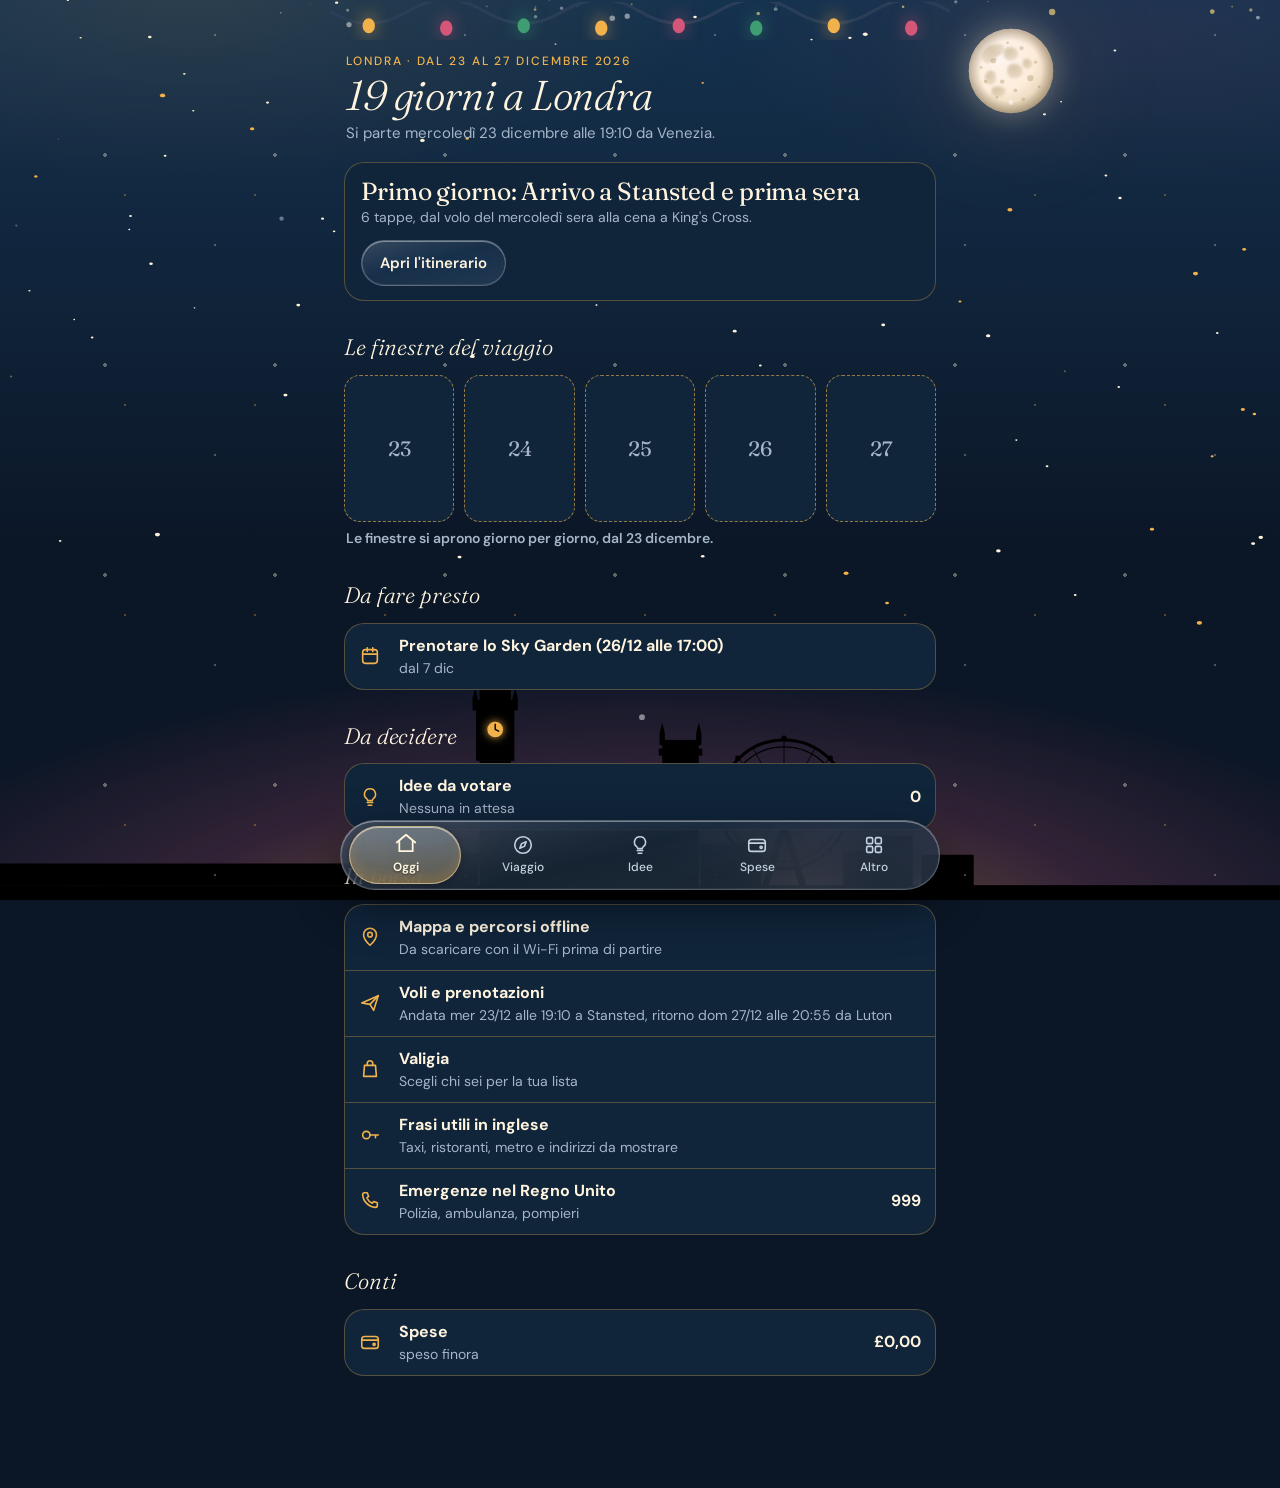
<file: index.html>
<!doctype html>
<html lang="it">
<head>
<meta charset="utf-8">
<meta name="viewport" content="width=device-width,initial-scale=1,viewport-fit=cover">
<meta http-equiv="Content-Security-Policy" content="default-src 'self'; img-src 'self' data: blob:; worker-src 'self' blob:; style-src 'self' 'unsafe-inline'; script-src 'self'; base-uri 'none'; form-action 'none'; connect-src 'self' https://api.frankfurter.dev https://api.open-meteo.com https://wecmatagiojrcaoimxvv.supabase.co wss://wecmatagiojrcaoimxvv.supabase.co">
<title>Londra in tasca</title>
<meta name="theme-color" content="#0B1626">
<meta name="color-scheme" content="dark">
<link rel="manifest" href="manifest.webmanifest">
<link rel="icon" href="icone/icona-192.png">
<link rel="apple-touch-icon" href="icone/icona-192.png">
<meta name="apple-mobile-web-app-capable" content="yes">
<meta name="mobile-web-app-capable" content="yes">
<meta name="apple-mobile-web-app-title" content="Londra">
<meta name="apple-mobile-web-app-status-bar-style" content="black-translucent">
<link rel="preload" href="fonts/DMSans.ttf" as="font" type="font/ttf" crossorigin>
<link rel="preload" href="fonts/Fraunces.ttf" as="font" type="font/ttf" crossorigin>
<link rel="stylesheet" href="style.css">
<link rel="stylesheet" href="notte.css">
</head>
<body>
<div id="annuncio" class="vh" role="status" aria-live="polite" aria-atomic="true"></div>
<div id="cielo" aria-hidden="true">
<div class="c-alba"></div><svg class="c-stelle" viewBox="0 0 100 100" preserveAspectRatio="none" aria-hidden="true" focusable="false"><g class="s1"><circle cx="32.4" cy="10.6" r="0.13"/><circle cx="7.2" cy="37.5" r="0.10"/><circle cx="5.8" cy="35.5" r="0.07"/><circle cx="43.4" cy="4.9" r="0.08"/><circle cx="42.5" cy="57.9" r="0.08"/><circle cx="22.3" cy="43.9" r="0.16"/><circle cx="57.7" cy="27.8" r="0.16"/><circle cx="4.7" cy="60.1" r="0.10"/><circle cx="14.4" cy="8.2" r="0.10"/><circle cx="81.6" cy="12.7" r="0.12"/><circle cx="63.9" cy="26.1" r="0.12"/><circle cx="6.3" cy="4.2" r="0.09"/><circle cx="68.0" cy="29.9" r="0.10"/><circle cx="58.6" cy="31.7" r="0.10"/><circle cx="79.4" cy="48.9" r="0.09"/><circle cx="57.4" cy="36.8" r="0.15"/><circle cx="72.9" cy="20.2" r="0.16"/><circle cx="11.8" cy="29.3" r="0.14"/><circle cx="15.2" cy="34.2" r="0.07"/><circle cx="66.8" cy="53.5" r="0.12"/><circle cx="87.5" cy="22.0" r="0.13"/><circle cx="59.4" cy="40.6" r="0.11"/><circle cx="84.0" cy="66.1" r="0.11"/><circle cx="66.4" cy="4.2" r="0.13"/><circle cx="64.7" cy="69.5" r="0.14"/><circle cx="28.5" cy="27.0" r="0.13"/><circle cx="2.3" cy="32.3" r="0.09"/><circle cx="11.7" cy="4.1" r="0.14"/><circle cx="12.9" cy="17.3" r="0.11"/><circle cx="87.1" cy="5.6" r="0.11"/><circle cx="54.9" cy="61.8" r="0.14"/><circle cx="86.4" cy="19.5" r="0.11"/><circle cx="35.9" cy="61.9" r="0.16"/><circle cx="15.1" cy="12.3" r="0.09"/></g><g class="s2"><circle cx="23.3" cy="33.9" r="0.15"/><circle cx="26.3" cy="0.3" r="0.13"/><circle cx="36.9" cy="39.6" r="0.19"/><circle cx="69.0" cy="36.1" r="0.15"/><circle cx="67.6" cy="3.8" r="0.19"/><circle cx="78.0" cy="61.2" r="0.18"/><circle cx="39.2" cy="27.9" r="0.09"/><circle cx="63.4" cy="4.4" r="0.09"/><circle cx="20.9" cy="11.4" r="0.12"/><circle cx="5.3" cy="0.0" r="0.10"/><circle cx="10.1" cy="25.5" r="0.08"/><circle cx="87.4" cy="43.0" r="0.10"/><circle cx="25.2" cy="24.3" r="0.12"/><circle cx="12.3" cy="59.4" r="0.20"/><circle cx="46.6" cy="33.9" r="0.09"/><circle cx="10.2" cy="24.0" r="0.11"/><circle cx="82.9" cy="11.3" r="0.08"/><circle cx="95.1" cy="37.0" r="0.10"/><circle cx="54.3" cy="1.9" r="0.14"/><circle cx="97.9" cy="60.4" r="0.16"/><circle cx="26.1" cy="25.7" r="0.10"/><circle cx="77.2" cy="37.3" r="0.17"/><circle cx="33.0" cy="15.6" r="0.18"/><circle cx="98.5" cy="59.7" r="0.18"/><circle cx="81.8" cy="51.8" r="0.11"/><circle cx="51.8" cy="24.9" r="0.08"/></g><g class="s3"><circle cx="2.8" cy="19.6" r="0.13"/><circle cx="69.3" cy="67.0" r="0.15"/><circle cx="93.7" cy="69.2" r="0.21"/><circle cx="36.5" cy="15.4" r="0.13"/><circle cx="19.7" cy="14.3" r="0.17"/><circle cx="90.0" cy="58.8" r="0.16"/><circle cx="65.3" cy="56.0" r="0.11"/><circle cx="66.1" cy="63.7" r="0.19"/><circle cx="75.0" cy="33.5" r="0.12"/><circle cx="78.9" cy="23.3" r="0.20"/><circle cx="97.2" cy="27.7" r="0.15"/><circle cx="94.7" cy="50.7" r="0.12"/><circle cx="12.7" cy="10.6" r="0.21"/><circle cx="80.7" cy="10.2" r="0.20"/><circle cx="98.0" cy="46.0" r="0.14"/><circle cx="54.9" cy="9.2" r="0.10"/><circle cx="97.1" cy="45.5" r="0.16"/><circle cx="93.4" cy="30.4" r="0.20"/></g></svg><svg class="c-luna" viewBox="0 0 100 100" aria-hidden="true" focusable="false"><defs>
<radialGradient id="lg" cx="38%" cy="34%" r="75%"><stop offset="0" stop-color="#fffdf6"/><stop offset=".55" stop-color="#FFF4DE"/><stop offset="1" stop-color="#d9c9a2"/></radialGradient>
<radialGradient id="lb" cx="50%" cy="50%" r="50%"><stop offset=".72" stop-color="#3b2e14" stop-opacity="0"/><stop offset="1" stop-color="#3b2e14" stop-opacity=".34"/></radialGradient>
<radialGradient id="lc" cx="40%" cy="35%" r="70%"><stop offset="0" stop-color="#b9a77d" stop-opacity=".55"/><stop offset="1" stop-color="#b9a77d" stop-opacity=".25"/></radialGradient>
<filter id="lm" x="-30%" y="-30%" width="160%" height="160%"><feGaussianBlur stdDeviation="1.1"/></filter>
<clipPath id="lt"><circle cx="50" cy="50" r="48"/></clipPath></defs>
<circle cx="50" cy="50" r="48" fill="url(#lg)"/>
<g clip-path="url(#lt)">
<g fill="url(#lc)" filter="url(#lm)"><path d="M18 30c4-9 14-13 22-10 4 3 2 9-3 12-6 3-6 9-13 9-6 0-9-6-6-11z"/><path d="M44 24c6-3 14 0 14 6s-6 9-11 8-8-8-3-14z"/><path d="M50 42c7-2 15 3 13 10-1 6-9 8-14 5s-5-13 1-15z"/><path d="M24 50c5-3 10 2 9 8s-4 9-9 7-5-12 0-15z"/><path d="M66 36c4-1 8 2 8 6s-4 7-8 5-4-9 0-11z"/><path d="M30 68c6-2 14 0 14 5s-8 8-13 6-4-9-1-11z"/></g>
<g fill="#a99669" fill-opacity=".38"><circle cx="30" cy="38" r="3.2"/><circle cx="62" cy="24" r="2.4"/><circle cx="72" cy="58" r="3.6"/><circle cx="40" cy="62" r="2.6"/><circle cx="21" cy="62" r="2"/><circle cx="55" cy="72" r="2.2"/><circle cx="78" cy="40" r="1.8"/><circle cx="46" cy="18" r="1.6"/><circle cx="64" cy="82" r="2"/><circle cx="34" cy="80" r="1.6"/><circle cx="82" cy="68" r="1.6"/><circle cx="16" cy="46" r="1.6"/></g>
<g fill="none" stroke="#fffdf6" stroke-opacity=".7" stroke-width=".7"><path d="M27.6 36.4a3.2 3.2 0 0 1 4.4-1.2"/><path d="M69.8 56.2a3.6 3.6 0 0 1 4.6-1.4"/><path d="M38.2 60.6a2.6 2.6 0 0 1 3.6-.8"/><path d="M60.4 22.6a2.4 2.4 0 0 1 3.2-.6"/></g>
<g stroke="#fffdf6" stroke-opacity=".5" stroke-width=".6"><path d="M50 86v-9M50 86l-7-7M50 86l7-7M50 86l-10-3M50 86l10-3"/></g><circle cx="50" cy="86" r="2.6" fill="#fffdf6" fill-opacity=".85"/>
<circle cx="50" cy="50" r="48" fill="url(#lb)"/></g></svg><div class="c-slitta"><div class="c-bob2"><svg viewBox="0 0 320 84" aria-hidden="true" focusable="false"><defs><symbol id="renna" viewBox="-4 -8 66 50"><g fill="#000" stroke="#000" stroke-linecap="round" stroke-linejoin="round"><ellipse cx="36" cy="22" rx="14" ry="6.6" stroke="none"/><path d="M26 19L16 11" stroke-width="5" fill="none"/><ellipse cx="12" cy="9" rx="5.4" ry="3.2" stroke="none" transform="rotate(-18 12 9)"/><path d="M12 6L8-3M10-1L5-3M13 5l4-9M15-2l5-1.5" stroke-width="1.5" fill="none"/><path d="M27 27L13 34M29 28L19 39M45 26L58 31M43 28L55 38" stroke-width="2.4" fill="none"/><path d="M50 20l5-3" stroke-width="2" fill="none"/></g></symbol></defs>
<g class="c-scia2" fill="#F2B24B"><circle cx="300" cy="46" r="1.6"/><circle cx="308" cy="43" r="1.3"/><circle cx="316" cy="48" r="1.5"/><circle cx="324" cy="44" r="1"/><circle cx="332" cy="47" r="1.2"/></g>
<g stroke="#000" stroke-width="1" fill="none"><path d="M54 30L130 36M118 32L190 40"/></g>
<use href="#renna" x="0" y="2" width="66" height="50"/><use href="#renna" x="58" y="10" width="66" height="50"/><use href="#renna" x="116" y="4" width="66" height="50"/>
<circle cx="4" cy="14" r="2.3" fill="#d4577a"/>
<g fill="#000" stroke="#000" stroke-linecap="round" stroke-linejoin="round">
<path d="M186 50q2-12 15-14l52-3q16-1 22-9l3 18q-4 12-18 12l-66 2z" stroke="none"/>
<path d="M180 70q18 6 88 1q18-2 18-18q0-6-3-10" stroke-width="2.6" fill="none"/><path d="M200 60v9M236 60v10M268 58v11" stroke-width="2" fill="none"/>
<circle cx="236" cy="20" r="6" stroke="none"/><path d="M229 18l12-1 9-9" stroke-width="1.2"/><circle cx="251" cy="8" r="2.4" stroke="none"/>
<path d="M226 38q2-12 14-12 8 4 6 12z" stroke="none"/><circle cx="238" cy="27" r="5" stroke="none"/>
<ellipse cx="264" cy="29" rx="11" ry="9" stroke="none"/><path d="M258 21l6-6 6 6" stroke-width="1.6" fill="none"/>
</g></svg></div></div><div class="c-harry"><div class="c-bob"><svg viewBox="0 0 130 64" aria-hidden="true" focusable="false">
<g class="c-scia" fill="#F2B24B"><circle cx="-6" cy="38" r="1.6"/><circle cx="-14" cy="41" r="1.3"/><circle cx="-22" cy="36" r="1.5"/><circle cx="-30" cy="40" r="1"/><circle cx="-38" cy="37" r="1.2"/></g>
<g fill="#000" stroke="#000" stroke-linecap="round" stroke-linejoin="round">
<path d="M16 38L112 27" stroke-width="3.2" fill="none"/>
<path d="M2 30l22 5v5l-22 7 8-9.5z" stroke-width=".8"/>
<path d="M56 34l5-15 12-3-2 13-8 6z" stroke-width="1"/>
<circle cx="76" cy="11" r="6.4" stroke="none"/>
<path d="M69 8l-3-5 6 2 2-5 3 5 5-3-1 6z" stroke-width="1"/>
<path d="M72 20l16 7 2 2" stroke-width="3.2" fill="none"/>
<path d="M58 35l7 12-2 9M62 36l9 9 0 9" stroke-width="3.8" fill="none"/>
<path d="M61 19C46 14 30 21 16 33c14-4 28-3 40 1z" stroke-width=".8"/>
</g></svg></div></div><svg class="c-sky" viewBox="0 0 1000 300" aria-hidden="true" focusable="false"><g fill="#000" stroke="none">
<rect x="-1500" y="283" width="4000" height="40"/>
<!-- case basse a sinistra -->
<path d="M-1500 283V258h1840v25z"/><path d="M200 258v-14h22v14zM236 258v-26h18v26zM262 258v-18h30v18zM300 258v-30h16v30zM322 258v-12h20v12z"/>
<rect x="206" y="228" width="4" height="16"/><rect x="242" y="214" width="4" height="18"/><rect x="306" y="212" width="4" height="16"/>
<!-- Elizabeth Tower -->
<rect x="342" y="140" width="36" height="145"/><rect x="338" y="76" width="44" height="64"/>
<rect x="336" y="70" width="48" height="8"/><rect x="342" y="52" width="36" height="20"/>
<path d="M340 52h40L360 14z"/><rect x="359" y="-8" width="2" height="24"/>
<rect x="334" y="68" width="6" height="14"/><rect x="380" y="68" width="6" height="14"/>
<path d="M334 68l3-12 3 12zM380 68l3-12 3 12z"/>
<rect x="346" y="40" width="4" height="14"/><rect x="370" y="40" width="4" height="14"/>
<!-- Palazzo di Westminster -->
<rect x="378" y="214" width="176" height="71"/><rect x="378" y="206" width="176" height="8"/>
<path d="M388 206v-10h6v10zM410 206v-10h6v10zM432 206v-10h6v10zM454 206v-10h6v10zM476 206v-10h6v10zM498 206v-10h6v10zM520 206v-10h6v10z"/>
<path d="M396 206l7-34 7 34zM470 206l8-44 8 44zM520 206l7-30 7 30z"/>
<rect x="476" y="150" width="3" height="14"/>
<!-- Victoria Tower -->
<rect x="552" y="132" width="42" height="153"/><rect x="548" y="126" width="50" height="8"/>
<rect x="552" y="116" width="42" height="12"/><rect x="549" y="108" width="6" height="14"/><rect x="591" y="108" width="6" height="14"/>
<path d="M549 108l3-12 3 12zM591 108l3-12 3 12z"/>
<!-- palazzi a destra -->
<rect x="596" y="236" width="70" height="49"/><rect x="760" y="244" width="50" height="41"/><rect x="800" y="226" width="40" height="59"/><rect x="850" y="248" width="60" height="37"/>
<!-- London Eye -->
<path d="M692 200l-26 85h8l18-58 18 58h8z"/>
</g>
<g class="c-eye" fill="none" stroke="#000" stroke-linecap="round"><circle cx="692" cy="190" r="74" stroke-width="3.5"/><circle cx="692" cy="190" r="66" stroke-width="1.4"/>
<path d="M692 116v148M618 190h148M640 138l104 104M744 138L640 242M656 125l72 130M728 125l-72 130M631 164l122 52M753 164L631 216" stroke-width="1"/></g>
<g fill="#000"><circle cx="692" cy="190" r="6"/>
<g class="c-capsule"><circle cx="692" cy="114" r="3.2"/><circle cx="745" cy="137" r="3.2"/><circle cx="766" cy="190" r="3.2"/><circle cx="745" cy="243" r="3.2"/><circle cx="639" cy="243" r="3.2"/><circle cx="618" cy="190" r="3.2"/><circle cx="639" cy="137" r="3.2"/></g></g>
<g class="c-orologio" fill="#F2B24B"><circle cx="360" cy="104" r="9"/></g>
<g stroke="#000" stroke-width="1.6" stroke-linecap="round"><path d="M360 104v-6M360 104l4 2"/></g>
</svg>
</div>
<canvas id="neve" aria-hidden="true"></canvas>
<canvas id="fx" aria-hidden="true"></canvas>
<div id="offline" class="offline" role="status" hidden>Senza rete: i dati restano sul telefono e si sincronizzano al ritorno.</div>
<main id="vista"></main>
<nav class="dock" id="dock" aria-label="Sezioni"></nav>
<div id="toast" class="toast" hidden><button type="button" class="toast-azione"></button><button type="button" class="toast-x" aria-label="Chiudi avviso"><svg viewBox="0 0 24 24" width="18" height="18" fill="none" stroke="currentColor" stroke-width="1.75" stroke-linecap="round" aria-hidden="true"><path d="M6 6l12 12M18 6 6 18"/></svg></button></div>
<dialog id="popup" class="popup" aria-labelledby="popup-titolo" aria-describedby="popup-testo"><canvas class="fxd" aria-hidden="true"></canvas><div id="popup-luci" aria-hidden="true"></div><div class="popup-corpo"><h2 id="popup-titolo" class="popup-titolo"></h2><p id="popup-testo"></p><div class="riga" id="popup-azioni"></div></div></dialog>
<script src="vendor/supabase.js"></script>
<script src="dati.js"></script>
<script src="app.js"></script>
<script src="push.js"></script>
<script src="sondaggio.js"></script>
<script src="mappa/mappa.js"></script>
<script src="installa.js"></script>
</body>
</html>
</file>
<file: style.css>
/* Londra in tasca, «Figurine e caramelle»: panna, burro, pomodoro, menta e mirtillo, bordi d'inchiostro con ombra piena,
   dock a pillola, sfondo che si muove piano. Nessun testo viene generato qui: i testi sono quelli dell'app. */
:root{
  --fondo:#fff1d6;--carta:#ffffff;--ink:#1b1b1b;--muto:#4a4a4a;--burro:#ffe08a;--rosa:#ff8fa3;--pom:#ff5a4d;--menta:#c6f0d6;--blu:#4453e0;--notte:#243a8c;--mare:#17606b;
  --si:#43d391;--no:#ff6b5e;--ok:#0a7a45;--rosso-t:#b42318;--allerta:#d92d20;--tenue:#f6e7c4;
  --insegna:ui-rounded,"SF Pro Rounded","Arial Rounded MT Bold","Trebuchet MS",system-ui,sans-serif;
  --sans:system-ui,-apple-system,"Segoe UI",Roboto,sans-serif;
  --r:16px;--sal:env(safe-area-inset-bottom,0px);--sat:env(safe-area-inset-top,0px);
  --filo:2px solid var(--ink);--ombra:4px 4px 0 var(--ink);--ombra-s:2px 2px 0 var(--ink);
  --ease:cubic-bezier(.16,1,.3,1);--molla:cubic-bezier(.34,1.56,.64,1);
  color-scheme:light;
}
*{box-sizing:border-box;-webkit-tap-highlight-color:transparent}
html{scroll-padding-top:calc(88px + var(--sat));scroll-padding-bottom:130px;-webkit-text-size-adjust:100%;scrollbar-color:var(--ink) var(--fondo)}
[hidden]{display:none!important}
body{margin:0;background:var(--fondo);color:var(--ink);font:500 16px/1.45 var(--sans);-webkit-font-smoothing:antialiased;min-height:100vh;padding-bottom:calc(104px + var(--sal));position:relative;overflow-x:hidden}
::selection{background:var(--burro);color:var(--ink)}

/* sfondo vivo: macchie di colore che derivano e coriandoli che scendono. Solo trasformazioni, niente ridisegni */
body::before{content:"";position:fixed;inset:-25%;z-index:0;pointer-events:none;will-change:transform;
  background:radial-gradient(38% 32% at 18% 22%,rgba(255,143,163,.5),transparent 70%),radial-gradient(34% 30% at 82% 16%,rgba(68,83,224,.2),transparent 70%),radial-gradient(44% 38% at 72% 84%,rgba(198,240,214,.95),transparent 70%),radial-gradient(34% 30% at 14% 80%,rgba(255,224,138,.9),transparent 70%);
  animation:deriva 24s ease-in-out infinite alternate}
body::after{content:"";position:fixed;left:0;right:0;top:-190px;height:calc(100% + 190px);z-index:0;pointer-events:none;opacity:.5;will-change:transform;
  background-image:radial-gradient(circle,var(--pom) 0 3.5px,transparent 4px),radial-gradient(circle,var(--blu) 0 3px,transparent 3.5px),radial-gradient(circle,var(--ink) 0 2px,transparent 2.5px);
  background-size:150px 190px,230px 190px,110px 190px;background-position:20px 30px,90px 120px,60px 70px;animation:cade 36s linear infinite}
@keyframes deriva{from{transform:translate3d(-3%,2%,0) rotate(0deg) scale(1)}to{transform:translate3d(3%,-3%,0) rotate(7deg) scale(1.14)}}
@keyframes cade{to{transform:translate3d(0,190px,0)}}
#neve{position:fixed;inset:0;width:100%;height:100%;pointer-events:none;z-index:0;opacity:.55;filter:invert(1)}
main{position:relative;z-index:1;max-width:620px;margin:0 auto;padding:calc(14px + var(--sat)) 14px 0}
h1,h2,h3{margin:0;font-weight:700;text-wrap:balance}
h2,h3{font-family:var(--insegna);color:var(--ink);font-size:1.25rem;margin:24px 0 8px}
h2.h-sez{font-size:1.25rem}
p{text-wrap:pretty;margin:0 0 8px}
.mute{color:var(--muto)}.piccolo{font-size:.875rem}
.vh{position:absolute;width:1px;height:1px;overflow:hidden;clip:rect(0 0 0 0);white-space:nowrap}
:focus-visible{outline:4px solid var(--blu);outline-offset:3px}
button,input,select,textarea{font:inherit;color:inherit}
.num{font-variant-numeric:tabular-nums}

/* intestazioni: cartelloni di burro, quello di Oggi è una scheda sfumata che galleggia */
.vt,.fascia{display:block;margin:0 0 18px;padding:14px 18px 12px;background:var(--burro);border:var(--filo);border-radius:20px;box-shadow:var(--ombra);
  font-family:var(--insegna);font-weight:700;font-size:1.7rem;line-height:1.12;letter-spacing:.005em;color:var(--ink)}
.fascia{position:relative;overflow:hidden;background:linear-gradient(135deg,var(--rosa) 0%,#ffb86b 100%)}
.fascia::after{content:"";position:absolute;inset:0;pointer-events:none;background:linear-gradient(110deg,transparent 38%,rgba(255,255,255,.6) 50%,transparent 62%);transform:translateX(-130%);animation:luccica 5.5s ease-in-out infinite}
@keyframes luccica{0%,55%{transform:translateX(-130%)}100%{transform:translateX(130%)}}
.fascia.luminosa{padding-top:28px}
.luci{cursor:pointer;position:absolute;left:12px;right:12px;top:3px;width:calc(100% - 24px);height:16px}
.lampada{fill:var(--ink);animation:luce 6s ease-in-out infinite}.lampada.l1{animation-delay:-2s}.lampada.l2{animation-delay:-4s}
@keyframes luce{0%,100%{opacity:1}50%{opacity:.45}}
.fascia p{margin:6px 0 0;font-family:var(--sans);font-size:.9375rem;font-weight:500;color:var(--ink)}
.fascia h1{font:inherit;letter-spacing:inherit;margin:0}

/* parole guida e giorni */
.guida{position:sticky;top:0;z-index:4;display:flex;justify-content:space-between;gap:12px;margin:0 -14px 12px;padding:calc(8px + var(--sat)) 14px 8px;background:var(--burro);border-bottom:var(--filo);font-size:.875rem;font-weight:600;color:var(--ink)}
.guida span{min-width:0;flex:1}.guida span+span{text-align:right}
.rail{display:flex;gap:8px;margin:0 0 14px}
.giorno{flex:1;min-height:58px;border:var(--filo);border-radius:16px;background:var(--carta);color:var(--ink);box-shadow:var(--ombra-s);cursor:pointer;display:grid;place-items:center;line-height:1.1;transition:transform .2s var(--molla),box-shadow .2s var(--ease),background-color .18s var(--ease)}
.giorno b{font-family:var(--insegna);font-size:1.3rem;font-weight:700;color:inherit}
.giorno small{font-size:.75rem;font-weight:600}
.giorno[aria-pressed="true"]{background:var(--blu);color:#fff;transform:translateY(-3px) rotate(-1.5deg);box-shadow:var(--ombra)}
.giorno:active{transform:translate(2px,2px);box-shadow:none}
.giorno.oggi small::after{content:" oggi"}
.testa-giorno{margin:0 0 12px}
.testa-giorno h2{font-size:1.35rem;margin:0 0 2px}

/* schede e linea del tempo */
.tl{list-style:none;margin:0;padding:0;--col:max(60px,4.2rem)}
.tl li{display:grid;grid-template-columns:var(--col) 1fr;gap:10px;position:relative;padding-bottom:12px}
.tl li::before{content:"";position:absolute;left:calc(var(--col) + 8px);top:22px;bottom:-6px;width:4px;background:var(--ink);border-radius:2px}
.tl li:last-child::before{display:none}
.tl .quando{font-weight:700;font-size:1rem;text-align:right;padding:14px 12px 0 0;font-variant-numeric:tabular-nums;color:var(--ink);overflow-wrap:anywhere}
.tl .quando.testo{font-size:.8125rem;font-weight:600;color:var(--muto)}
.scheda{position:relative;background:var(--carta);border:var(--filo);border-radius:var(--r);box-shadow:var(--ombra);padding:14px 16px;margin:0 0 14px}
.tl .scheda{margin:0 0 0 16px}
.tl .scheda::before{content:"";position:absolute;left:-25px;top:17px;width:15px;height:15px;border-radius:50%;background:var(--pom);border:3px solid var(--ink)}
.tl li.in-corso .scheda,div.scheda.acceso{background:linear-gradient(145deg,var(--notte),var(--mare));color:#fff;border-color:var(--ink);box-shadow:var(--ombra)}
.tl li.in-corso .scheda .desc,div.scheda.acceso .desc,.tl li.in-corso .nota-t summary,div.scheda.acceso .nota-t summary{color:#dbe7ff}
.tl li.in-corso .scheda::before{background:var(--burro);animation:batti 2.4s ease-in-out infinite}
.tl li.prossima .scheda,.scheda.tratt{border-style:dashed;background:#fffaf0;box-shadow:none}
.tl li.passata .scheda{background:var(--tenue);box-shadow:none}
.tl li.passata .scheda::before{background:#fff}
.tl li.in-corso .nome::after,.tl li.prossima .nome::after,.tl li.passata .nome::after,.et{display:inline-block;margin-left:8px;padding:1px 10px;border:2px solid var(--ink);border-radius:99px;background:#fff;color:var(--ink);font-size:.75rem;font-weight:700;vertical-align:2px;font-family:var(--sans)}
.tl li.in-corso .nome::after{content:"In corso";background:var(--burro)}
.tl li.prossima .nome::after{content:"Prossima"}
.tl li.passata .nome::after{content:"Passata";background:var(--tenue)}
.nome{font-weight:700}
.desc{color:var(--muto);font-size:.875rem;margin-top:2px;font-weight:500}
.nota-t{margin-top:8px}
.adesso{background:var(--menta)}
.totale{margin:6px 2px 14px;font-size:.875rem;font-weight:600}
.scheda.pub{border-style:dashed}

/* elenco di Oggi */
.elenco{margin:0 0 8px;border:var(--filo);border-radius:var(--r);box-shadow:var(--ombra);overflow:hidden;background:var(--carta)}
.voce{display:grid;grid-template-columns:28px 1fr auto;gap:12px;align-items:center;width:100%;min-height:62px;padding:10px 14px;border:0;background:transparent;text-align:left;cursor:pointer;color:inherit;text-decoration:none;transition:background-color .18s var(--ease),transform .2s var(--molla)}
.voce+.voce{border-top:var(--filo)}
.voce svg:first-child{color:var(--ink)}
.voce .t b{display:block;font-weight:700}.voce .t span{display:block;font-size:.875rem;color:var(--muto);font-weight:500}
.voce .v{font-weight:700;font-variant-numeric:tabular-nums;color:var(--ink);text-align:right}
.voce .v.allerta{background:var(--allerta);color:#fff;border:2px solid var(--ink);border-radius:99px;min-width:28px;padding:1px 8px;text-align:center}
.voce .chev{color:var(--ink)}
@media (hover:hover){.voce:hover{background:var(--burro)}}
.voce:active{background:var(--burro);transform:scale(.985)}

/* pulsanti, chip, etichette: figurine che si schiacciano */
.btn,a.map{display:inline-flex;align-items:center;justify-content:center;gap:8px;min-height:46px;padding:8px 18px;border-radius:16px;border:var(--filo);background:#fff;color:var(--ink);box-shadow:var(--ombra-s);cursor:pointer;font-weight:700;font-size:.9375rem;text-decoration:none;transition:transform .2s var(--molla),box-shadow .2s var(--ease),background-color .18s var(--ease)}
.btn.pri,a.map.pri{background:var(--pom)}
.btn.rosso{color:var(--rosso-t)}
.btn.tondo{padding:8px;min-width:46px}
.btn:active,a.map:active,.chip:active,.voto:active{transform:translate(2px,2px);box-shadow:none}
@media (hover:hover){.btn:hover,a.map:hover{background:var(--burro);transform:translateY(-2px);box-shadow:3px 4px 0 var(--ink)}.btn.pri:hover,a.map.pri:hover{background:#ff7468}}
.btn[disabled]{opacity:.55;cursor:default;box-shadow:none}
.riga{display:flex;flex-wrap:wrap;gap:10px;align-items:center;margin-top:12px}
.chips{display:flex;gap:10px;overflow-x:auto;padding:6px 8px 12px;margin:-4px -8px 0;scrollbar-width:none}.chips::-webkit-scrollbar{display:none}
.chips.avvolgi{flex-wrap:wrap;overflow:visible;margin:0;padding-left:0;padding-right:0}
.chip{flex:0 0 auto;min-height:46px;padding:6px 16px;border-radius:99px;border:var(--filo);background:#fff;color:var(--ink);box-shadow:var(--ombra-s);cursor:pointer;font-weight:700;font-size:.9375rem;transition:transform .2s var(--molla),box-shadow .2s var(--ease),background-color .18s var(--ease)}
.chip[aria-pressed="true"]{background:var(--blu);color:#fff;transform:translateY(-2px)}
.pill{display:inline-flex;align-items:center;border-radius:99px;padding:2px 10px;font-size:.75rem;font-weight:700;border:2px solid var(--ink);background:var(--menta);color:var(--ink)}
.pill.st0{background:#fff}.pill.st2{background:var(--no)}.pill.st3{background:var(--burro)}
.cat{font-size:.75rem;color:var(--muto);font-weight:600}

/* prenotazioni: biglietti con tratta */
.biglietto{position:relative;margin:0 0 16px;padding:16px;background:var(--carta);border:var(--filo);border-radius:var(--r);box-shadow:var(--ombra);overflow:hidden}
.tratta{display:flex;align-items:center;justify-content:space-between;gap:8px}
.tratta b{font-family:var(--insegna);font-size:2.2rem;font-weight:700;line-height:1;letter-spacing:.03em;color:var(--ink)}
.tratta svg{color:var(--ink);flex:0 0 auto}
.tratta small{display:block;font-family:var(--sans);font-size:.75rem;color:var(--muto);letter-spacing:0;font-weight:600}
.biglietto .perfora{position:relative;border-top:3px dashed var(--ink);margin:16px 0 12px}
.biglietto .perfora::before,.biglietto .perfora::after{content:"";position:absolute;top:-13px;width:22px;height:22px;border-radius:50%;background:var(--fondo);border:2px solid var(--ink)}
.biglietto .perfora::before{left:-29px}.biglietto .perfora::after{right:-29px}
.codice{font-family:ui-monospace,Menlo,monospace;font-size:1.25rem;letter-spacing:.14em;color:var(--ink);font-weight:700;background:var(--burro);padding:2px 10px;border:2px solid var(--ink);border-radius:10px}

/* sondaggio (barre) */
.sond{margin-top:12px;padding-top:12px;border-top:var(--filo)}
.barra{display:flex;gap:3px;height:12px;margin:2px 0 10px}.barra i{border-radius:99px;min-width:0;border:2px solid var(--ink)}
.barra .s{background:var(--si)}.barra .n{background:var(--no)}.barra .x{background:var(--burro)}.barra .m{background:var(--tenue)}
.voto{min-height:46px;padding:8px 18px;border-radius:99px;border:var(--filo);background:#fff;color:var(--ink);box-shadow:var(--ombra-s);cursor:pointer;font-weight:700;transition:transform .2s var(--molla),box-shadow .2s var(--ease)}
.voto[aria-pressed="true"].s1{background:var(--si)}.voto[aria-pressed="true"].s2{background:var(--no)}.voto[aria-pressed="true"].s3{background:var(--burro)}
.voto[disabled]{opacity:.55;cursor:default}

/* moduli */
form.f,.f{display:grid;gap:10px}
label.mute{display:block;font-size:.875rem;font-weight:600}
input:not([type=checkbox]):not([type=file]):not([type=hidden]):not([type=radio]):not([type=range]):not([type=submit]),select,textarea{width:100%;min-height:50px;background:#fff;border:var(--filo);border-radius:14px;padding:10px 14px;color:var(--ink);font-weight:500}
input:focus,select:focus,textarea:focus{outline:4px solid var(--blu);outline-offset:2px}
::placeholder{color:var(--muto);opacity:1}
fieldset.chk{border:0;padding:0;margin:0;display:flex;flex-wrap:wrap;gap:10px}
fieldset.chk legend{font-size:.875rem;color:var(--muto);margin-bottom:6px;font-weight:600}
.chk label{display:flex;gap:8px;align-items:center;min-height:46px;padding:4px 14px;border:var(--filo);border-radius:99px;background:#fff;font-weight:600}
input[type=checkbox]{width:24px;height:24px;accent-color:var(--blu)}
input[type=file]{max-width:100%}
input[type=file]::file-selector-button{min-height:46px;margin-right:10px;border:var(--filo);border-radius:14px;background:#fff;color:var(--ink);padding:6px 14px;font-weight:700;box-shadow:var(--ombra-s)}
details.nuova>summary,.nota-t summary{cursor:pointer;min-height:46px;display:flex;align-items:center;justify-content:space-between;gap:8px;list-style:none;font-weight:700;color:var(--ink)}
.nota-t summary{font-size:.875rem;font-weight:600;color:var(--muto)}
summary::-webkit-details-marker{display:none}
details.nuova>summary::after,.nota-t summary::after{content:"";width:10px;height:10px;margin-right:4px;border:solid currentColor;border-width:0 3px 3px 0;transform:rotate(45deg);transition:transform .25s var(--molla)}
details[open]>summary::after{transform:rotate(-135deg)}
label.c{display:flex;gap:12px;align-items:flex-start;min-height:46px;margin:0 0 6px}
label.c.fatto span{text-decoration:line-through;opacity:.6}
ul.lista{margin:0;padding-left:20px;color:var(--muto)}ul.lista li{margin:0 0 4px}
progress{width:100%;height:12px;accent-color:var(--blu);margin:6px 0}
.tot{font-family:var(--insegna);font-size:2.2rem;font-weight:700;line-height:1.05;font-variant-numeric:tabular-nums;color:var(--ink)}
.pers{display:grid;grid-template-columns:minmax(76px,30%) 1fr auto;gap:8px;align-items:center;margin:6px 0;font-size:.875rem;font-weight:600}
.pers>span:first-child{overflow-wrap:anywhere}
.pers .b{height:12px;border-radius:99px;background:#fff;border:2px solid var(--ink);overflow:hidden}.pers .b i{display:block;height:100%;background:var(--pom)}
.msg{border:var(--filo);background:var(--menta);color:var(--ink);border-radius:14px;box-shadow:var(--ombra-s);padding:10px 14px;margin:0 0 14px;font-weight:600}
.msg.avv{background:var(--burro)}
.vuoto{text-align:center;color:var(--muto);padding:22px;font-weight:600}
.tabella{display:grid;grid-template-columns:1fr 1fr;gap:14px}.tabella>div>div{padding:7px 0;border-bottom:var(--filo)}
.frase{padding:10px 0;border-bottom:2px dashed var(--ink)}.frase:last-child{border:0}
.frase .nome{font-family:var(--sans);font-size:1.125rem}
.pila>.scheda{background:transparent;border:0;border-bottom:2px dashed var(--ink);border-radius:0;box-shadow:none;padding-left:2px;padding-right:2px;margin:0}
.pila>.scheda:last-child{border-bottom:0}

/* barra di navigazione: pillola che galleggia, con un'etichetta adesiva che scivola sulla voce attiva */
.dock{position:fixed;left:10px;right:10px;bottom:calc(10px + var(--sal));z-index:8;display:flex;padding:5px;background:#fff;border:var(--filo);border-radius:28px;box-shadow:var(--ombra);max-width:600px;margin:0 auto}
.dock button{position:relative;flex:1;min-width:0;min-height:56px;border:0;background:transparent;color:var(--muto);cursor:pointer;display:grid;place-items:center;align-content:center;gap:2px;padding:6px 2px;font-size:.75rem;font-weight:600;transition:color .18s var(--ease),transform .25s var(--molla)}
.dock button span{max-width:100%;overflow-wrap:anywhere;text-align:center}
.dock button svg{transition:transform .3s var(--molla)}
.dock button[aria-current="page"]{color:var(--ink);font-weight:700}
.dock button[aria-current="page"] svg{transform:translateY(-2px) scale(1.12)}
.dock button:active{transform:scale(.94)}
.dock .ind{position:absolute;top:5px;left:5px;width:calc((100% - 10px) / 5);height:56px;pointer-events:none;transition:transform .42s var(--molla)}
.dock .ind::after{content:"";display:block;height:100%;margin:0 3px;background:var(--burro);border:var(--filo);border-radius:22px;box-shadow:var(--ombra-s)}
.badge{position:absolute;top:2px;left:calc(50% + 4px);min-width:22px;height:22px;border-radius:11px;background:var(--allerta);color:#fff;border:2px solid var(--ink);font-size:.75rem;font-weight:700;display:flex;align-items:center;justify-content:center;padding:0 5px}

/* avvisi che saltano fuori */
.toast{position:fixed;left:14px;right:14px;bottom:calc(98px + var(--sal));z-index:10;max-width:520px;margin:0 auto;display:flex;align-items:center;background:var(--ink);color:#fff;border-radius:18px;box-shadow:0 8px 0 rgba(27,27,27,.25)}
.toast:not([hidden]){animation:salta .5s var(--molla) both}
.toast button{background:transparent;border:0;color:inherit;font-weight:700;min-height:48px;cursor:pointer}
.toast-azione{flex:1;text-align:left;padding:12px 8px 12px 16px}.toast-x{min-width:48px;font-size:1.125rem}
.toast-x svg{display:block;margin:auto}
.installa{position:fixed;left:14px;right:14px;bottom:calc(98px + var(--sal));z-index:9;max-width:520px;margin:0 auto;display:flex;gap:10px;align-items:center;background:var(--burro);border:var(--filo);border-radius:18px;box-shadow:var(--ombra);padding:12px 14px;animation:salta .5s var(--molla) both}
.installa .tx{flex:1;font-size:.875rem;font-weight:600}.installa .tx b{display:block}.installa .tx span{color:var(--ink);font-weight:500}
.offline{padding:calc(8px + var(--sat)) 14px 8px;background:var(--allerta);color:#fff;font-weight:600;font-size:.875rem;border-bottom:var(--filo)}
@keyframes salta{from{opacity:0;transform:translateY(40px) scale(.9) rotate(-2deg)}}

/* movimento ridotto o spento: tutto fermo, anche gli elementi generati dal foglio di stile */
.calmo *,.calmo *::before,.calmo *::after{animation:none!important;transition:none!important}
@media (prefers-reduced-motion:reduce){html:not(.forza) #neve{display:none}html:not(.forza) *,html:not(.forza) *::before,html:not(.forza) *::after{animation:none!important;transition:none!important}}

/* transizioni tra schermate: la pagina gira in 3D nella direzione di navigazione */
#vista{view-transition-name:vista}.dock{view-transition-name:dock}#neve{view-transition-name:neve}
::view-transition-group(vista),::view-transition-group(dock),::view-transition-group(neve),::view-transition-group(root){animation:none}
::view-transition-old(root),::view-transition-new(root),::view-transition-old(dock),::view-transition-new(dock),::view-transition-old(neve),::view-transition-new(neve),::view-transition-old(vista),::view-transition-new(vista){animation:none;mix-blend-mode:normal}
::view-transition-old(root),::view-transition-old(dock),::view-transition-old(neve){display:none}
html[data-dir="avanti"]::view-transition-old(vista){animation:esce-sx .18s ease-in both}
html[data-dir="avanti"]::view-transition-new(vista){animation:entra-dx .42s var(--molla) both}
html[data-dir="indietro"]::view-transition-old(vista){animation:esce-dx .18s ease-in both}
html[data-dir="indietro"]::view-transition-new(vista){animation:entra-sx .42s var(--molla) both}
@keyframes esce-sx{to{opacity:0;transform:perspective(900px) translateX(-48px) rotateY(16deg) scale(.95)}}
@keyframes esce-dx{to{opacity:0;transform:perspective(900px) translateX(48px) rotateY(-16deg) scale(.95)}}
@keyframes entra-dx{from{opacity:0;transform:perspective(900px) translateX(56px) rotateY(-18deg) scale(.95)}}
@keyframes entra-sx{from{opacity:0;transform:perspective(900px) translateX(-56px) rotateY(18deg) scale(.95)}}
#vista.entra-avanti{animation:entra-dx .42s var(--molla) both}
#vista.entra-indietro{animation:entra-sx .42s var(--molla) both}
#vista.stag :is(.tl li,.voce,.biglietto,.finestra),#vista.stag>.scheda{animation:sale .5s var(--molla) both;animation-delay:calc(var(--i,0) * 40ms)}
@keyframes sale{from{opacity:0;transform:perspective(700px) translateY(22px) rotateX(-14deg) scale(.96)}}
/* le schede lontane entrano mentre si scorre (dove il browser lo sa fare) */
@supports (animation-timeline:view()){
  #vista article.scheda:nth-of-type(n+6),#vista .biglietto:nth-of-type(n+3){animation:sale linear both;animation-timeline:view();animation-range:entry 0% entry 55%}
}

/* lucine: si accendono una dopo l'altra, un tocco le fa correre */
.lampada{transform-box:fill-box;transform-origin:center}
.luci.accendi .lampada{opacity:0;animation:accendi .5s var(--molla) forwards,luce 6s ease-in-out infinite;animation-delay:calc(var(--i) * 90ms),calc(1.2s + var(--i) * 90ms)}
@keyframes accendi{from{opacity:0;transform:scale(.4)}to{opacity:1;transform:scale(1)}}
.luci.onda .lampada{animation:onda .7s var(--ease);animation-delay:calc(var(--i) * 60ms)}
@keyframes onda{40%{transform:scale(1.9);opacity:1}}
@keyframes batti{50%{transform:scale(1.5)}}

/* finestre del viaggio: porte in 3D */
.avvento{display:grid;grid-template-columns:repeat(5,minmax(0,1fr));gap:10px;perspective:700px;margin:0 0 6px}
.finestra{perspective:600px;position:relative;aspect-ratio:3/4;min-height:78px;border:0;padding:0;background:transparent;cursor:pointer;color:inherit}
.finestra .dietro,.finestra .porta{position:absolute;inset:0;border-radius:14px;display:grid;place-items:center;align-content:center;border:var(--filo)}
.finestra .dietro{background:var(--menta);box-shadow:var(--ombra-s);color:var(--ink)}
.finestra .dietro b{font-family:var(--insegna);font-size:2rem;font-weight:700;line-height:1}
.finestra .dietro small{font-size:.75rem;font-weight:600}
.finestra .porta{background:var(--rosa);box-shadow:var(--ombra-s);transform-origin:left center;transition:transform .8s var(--molla);backface-visibility:hidden;-webkit-backface-visibility:hidden}
.finestra .porta b{font-family:var(--insegna);font-size:1.3rem;font-weight:700;color:var(--ink)}
.finestra.chiusa .porta{background:#fff;border-style:dashed;box-shadow:none}
.finestra.chiusa .porta b{color:var(--muto)}
.finestra.aperta .porta{transform:rotateY(-118deg)}
.finestra.pronta .porta{animation:invito 2.2s ease-in-out infinite}
@keyframes invito{50%{transform:rotateY(-20deg)}}
.avvento-info{margin:0 2px 8px;font-weight:600}
.finestra.no{animation:no .32s var(--ease)}
@keyframes no{25%{transform:translateX(-5px)}75%{transform:translateX(5px)}}
.calmo .finestra.aperta .porta{transform:none;opacity:0}
@media (prefers-reduced-motion:reduce){html:not(.forza) .finestra.aperta .porta{transform:none;opacity:0}html:not(.forza) .luci.accendi .lampada{opacity:1}}
.calmo .luci.accendi .lampada{opacity:1}

/* finestre di saluto: saltano fuori con un giro 3D e lo sfondo si sfoca */
#fx{position:fixed;inset:0;width:100%;height:100%;pointer-events:none;z-index:20;filter:drop-shadow(0 0 1px var(--ink)) saturate(1.4)}
.popup{position:fixed;border:var(--filo);border-radius:26px;background:linear-gradient(160deg,#fff7e0 0%,var(--burro) 100%);color:var(--ink);padding:0;width:min(92vw,400px);overflow:visible;box-shadow:8px 8px 0 var(--ink);overscroll-behavior:contain}
.popup::backdrop{background:rgba(27,27,27,.55);-webkit-backdrop-filter:blur(6px);backdrop-filter:blur(6px)}
.popup[open]{animation:apri .55s var(--molla)}
.popup[open]::backdrop{animation:vela .3s ease both}
.popup.esce{animation:chiudi .16s ease-in forwards}
@keyframes apri{from{opacity:0;transform:perspective(800px) translateY(50px) rotateX(-40deg) scale(.8)}}
@keyframes chiudi{to{opacity:0;transform:perspective(800px) translateY(14px) rotateX(18deg) scale(.94)}}
@keyframes vela{from{opacity:0}}
.fxd{position:absolute;inset:-80px;width:calc(100% + 160px);height:calc(100% + 160px);pointer-events:none;filter:drop-shadow(0 0 1px var(--ink)) saturate(1.4)}
#popup-luci .luci{position:absolute;left:14px;right:14px;top:5px;width:calc(100% - 28px);height:16px;cursor:default}
.popup-corpo{position:relative;padding:34px 22px 22px;text-align:center}
.popup-titolo{margin:0 0 10px;font:700 2.1rem/1.1 var(--insegna);letter-spacing:.005em;color:var(--ink)}
.popup-corpo p{margin:0 0 16px;font-weight:500}
.popup .riga{justify-content:center}
html:has(dialog[open]){overflow:hidden}

/* Idee: ogni scheda racconta lo stato del suo sondaggio con la forma, non solo con l'etichetta (classi st0..st3 da sondaggio.js).
   In votazione: bordo blu e spia che pulsa. Approvata: verde con spunta. Respinta: righe rosse con una X. Fatta: dorata con il sigillo. */
article.scheda{overflow:hidden;padding-right:44px}
article.scheda.st0{box-shadow:inset 10px 0 0 var(--blu),var(--ombra);padding-left:26px}
article.scheda.st0::after{content:"";position:absolute;top:16px;right:16px;width:14px;height:14px;border-radius:50%;background:var(--pom);border:2px solid var(--ink);animation:pulsa 1.6s ease-out infinite}
@keyframes pulsa{0%{box-shadow:0 0 0 0 rgba(255,90,77,.65)}100%{box-shadow:0 0 0 14px rgba(255,90,77,0)}}
article.scheda.acceso{background:linear-gradient(150deg,var(--menta),#e8f8d4);box-shadow:var(--ombra),0 0 0 4px rgba(67,211,145,.45)}
article.scheda.acceso::before{content:"";position:absolute;top:0;right:0;width:58px;height:58px;background:linear-gradient(225deg,var(--ok) 50%,transparent 50%);pointer-events:none}
article.scheda.acceso::after{content:"";position:absolute;top:10px;right:14px;width:9px;height:17px;border:solid #fff;border-width:0 4px 4px 0;transform:rotate(45deg);pointer-events:none}
article.scheda.st2{background:repeating-linear-gradient(135deg,#ffe0db 0 10px,#ffd0c9 10px 20px);box-shadow:none;border-style:dashed}
article.scheda.st2::before{content:"";position:absolute;top:0;right:0;width:58px;height:58px;background:linear-gradient(225deg,var(--allerta) 50%,transparent 50%);pointer-events:none}
article.scheda.st2::after{content:"";position:absolute;top:8px;right:9px;width:20px;height:20px;pointer-events:none;background:linear-gradient(45deg,transparent 42%,#fff 42% 58%,transparent 58%),linear-gradient(-45deg,transparent 42%,#fff 42% 58%,transparent 58%)}
article.scheda.st3{background:linear-gradient(150deg,#fff6d0,var(--burro))}
article.scheda.st3::before{content:"";position:absolute;top:10px;right:10px;width:30px;height:30px;border-radius:50%;background:#fff;border:3px solid var(--ink);pointer-events:none}
article.scheda.st3::after{content:"";position:absolute;top:15px;right:21px;width:7px;height:13px;border:solid var(--ink);border-width:0 3px 3px 0;transform:rotate(45deg);pointer-events:none}
/* i tre voti: ogni risposta ha il suo colore, anche a riposo */
.btn[data-az="i_vota"]::before,.chip[data-az="i_stato"]::before,.chip[data-az="i_fs"]::before{content:"";width:12px;height:12px;border-radius:50%;border:2px solid var(--ink);background:var(--c,#fff);flex:0 0 auto}
.btn[data-az="i_vota"],.chip[data-az="i_stato"],.chip[data-az="i_fs"]{display:inline-flex;align-items:center;gap:8px}
[data-v$="|1"][data-az="i_vota"]{--c:var(--si)}[data-v$="|-1"][data-az="i_vota"]{--c:var(--no)}[data-v$="|0"][data-az="i_vota"]{--c:var(--burro)}
.btn[data-az="i_vota"][aria-pressed="true"]{background:var(--c);transform:translateY(-2px) scale(1.04);box-shadow:3px 4px 0 var(--ink)}
.btn[data-az="i_vota"][aria-pressed="true"][disabled]{opacity:.8;transform:none;box-shadow:var(--ombra-s)}
.chip[data-az="i_stato"][data-v$="|0"],.chip[data-az="i_fs"][data-v="0"]{--c:var(--blu)}
.chip[data-az="i_stato"][data-v$="|1"],.chip[data-az="i_fs"][data-v="1"]{--c:var(--si)}
.chip[data-az="i_stato"][data-v$="|2"],.chip[data-az="i_fs"][data-v="2"]{--c:var(--no)}
.chip[data-az="i_stato"][data-v$="|3"],.chip[data-az="i_fs"][data-v="3"]{--c:var(--burro)}
.chip[data-az="i_fs"][data-v="mie"]{--c:var(--pom)}
.chip[data-az="i_stato"][aria-pressed="true"],.chip[data-az="i_fs"][aria-pressed="true"]{background:var(--c,var(--blu));color:#fff}
.chip[data-az="i_stato"][data-v$="|1"][aria-pressed="true"],.chip[data-az="i_stato"][data-v$="|2"][aria-pressed="true"],.chip[data-az="i_stato"][data-v$="|3"][aria-pressed="true"],.chip[data-az="i_fs"]:is([data-v="1"],[data-v="2"],[data-v="3"],[data-v="mie"])[aria-pressed="true"]{color:var(--ink)}
.chip[data-az="i_fs"][data-v="0"][aria-pressed="true"],.chip[data-az="i_stato"][data-v$="|0"][aria-pressed="true"]{color:#fff}
.chip[data-az="i_fs"][data-v="0"][aria-pressed="true"]::before,.chip[data-az="i_stato"][data-v$="|0"][aria-pressed="true"]::before{background:#fff}

/* ---- altri effetti (solo CSS, nessuno sposta i controlli cliccabili; il movimento ridotto li spegne tutti) ---- */
/* 1. barra di avanzamento: una striscia colorata in cima si riempie mentre scorri la pagina */
@supports (animation-timeline:scroll()){
  html::before{content:"";position:fixed;left:0;top:0;right:0;height:6px;z-index:30;pointer-events:none;transform-origin:0 50%;transform:scaleX(0);border-bottom:2px solid var(--ink);
    background:repeating-linear-gradient(90deg,var(--pom) 0 22px,var(--burro) 22px 44px,var(--blu) 44px 66px,var(--si) 66px 88px);animation:avanza linear both;animation-timeline:scroll(root block)}
}
@keyframes avanza{to{transform:scaleX(1)}}
/* 2. riflesso che attraversa i pulsanti principali */
.btn.pri,a.map.pri{position:relative;overflow:hidden}
.btn.pri::after,a.map.pri::after{content:"";position:absolute;top:-25%;bottom:-25%;left:0;width:38%;pointer-events:none;background:linear-gradient(100deg,transparent,rgba(255,255,255,.7),transparent);transform:translateX(-170%) skewX(-18deg);animation:lampo 4.4s ease-in-out infinite}
@keyframes lampo{0%,62%{transform:translateX(-170%) skewX(-18deg)}100%{transform:translateX(430%) skewX(-18deg)}}
/* 3. i titoli si ribaltano in 3D quando cambia schermata */
#vista.stag>.vt,#vista.stag>.fascia{transform-origin:50% 0;animation:titolo .65s var(--molla) both}
@keyframes titolo{from{opacity:0;transform:perspective(700px) rotateX(-60deg) translateY(-16px)}}
/* 4. l'icona della scheda attiva fa un saltino ogni tanto */
.dock button[aria-current="page"] svg{animation:salto 3.4s ease-in-out 1.4s infinite}
@keyframes salto{0%,84%,100%{transform:translateY(-2px) scale(1.12)}90%{transform:translateY(-9px) scale(1.22) rotate(-7deg)}95%{transform:translateY(-2px) scale(1.12) rotate(5deg)}}
/* 5. il badge delle idee da votare batte come un cuore */
.badge{animation:cuore 1.7s ease-in-out infinite}
@keyframes cuore{0%,60%,100%{transform:scale(1)}15%{transform:scale(1.28)}30%{transform:scale(1)}45%{transform:scale(1.16)}}
/* 6. sulla tappa in corso un anello si allarga come un'onda */
.tl li.in-corso .scheda::after{content:"";position:absolute;left:-25px;top:17px;width:15px;height:15px;border-radius:50%;border:3px solid var(--pom);pointer-events:none;animation:onda-punto 2.2s ease-out infinite}
@keyframes onda-punto{from{opacity:.95;transform:scale(1)}to{opacity:0;transform:scale(3.2)}}
/* 7. il voto dato arriva come un timbro */
.btn[data-az="i_vota"][aria-pressed="true"]:not([disabled]){animation:timbro .5s var(--molla)}
@keyframes timbro{0%{opacity:0;transform:scale(1.8) rotate(-12deg)}55%{opacity:1}100%{transform:translateY(-2px) scale(1.04)}}
/* 8. il filtro appena scelto scatta */
.chip[aria-pressed="true"]{animation:scatto .42s var(--molla)}
@keyframes scatto{0%{transform:scale(.78)}100%{transform:translateY(-2px)}}
/* 9. sulle idee approvate il segno di spunta compare con un rimbalzo */
article.scheda.acceso::after{animation:spunta .6s .15s var(--molla) both}
@keyframes spunta{from{transform:rotate(45deg) scale(0)}to{transform:rotate(45deg) scale(1)}}
/* 10. dentro i popup titolo, testo e pulsanti entrano uno dopo l'altro */
.popup[open] .popup-titolo{animation:titolo-popup .8s .12s var(--molla) both}
.popup[open] .popup-corpo p{animation:sale-popup .5s .3s var(--ease) both}
.popup[open] .riga .btn{animation:sale-popup .5s var(--molla) both}
.popup[open] .riga .btn:nth-child(1){animation-delay:.42s}.popup[open] .riga .btn:nth-child(2){animation-delay:.54s}
@keyframes titolo-popup{from{opacity:0;transform:scale(.4) rotate(-6deg)}}
@keyframes sale-popup{from{opacity:0;transform:translateY(14px) scale(.92)}}
/* 11. il giorno di oggi manda un impulso */
.giorno.oggi{animation:alone 2.4s ease-out infinite}
@keyframes alone{from{box-shadow:var(--ombra-s),0 0 0 0 rgba(255,90,77,.7)}to{box-shadow:var(--ombra-s),0 0 0 12px rgba(255,90,77,0)}}

/* Grafico dei voti nella pagina Idee */
.grafico summary{cursor:pointer;font-weight:700;min-height:44px;display:flex;align-items:center}
.gr-leg{display:flex;gap:14px;flex-wrap:wrap;margin:4px 0 6px;font-size:.8125rem;font-weight:600}
.gr-leg span::before{content:"";display:inline-block;width:12px;height:12px;border:2px solid var(--ink);border-radius:4px;margin-right:6px;vertical-align:-2px;background:var(--tenue)}
.gr-leg .s::before,.gr-barra .s{background:var(--si)}.gr-leg .n::before,.gr-barra .n{background:var(--no)}.gr-leg .d::before,.gr-barra .d{background:var(--burro)}
.gr-leg .m::before,.gr-barra .m{background:repeating-linear-gradient(45deg,var(--tenue) 0 5px,#fff 5px 10px)}
.gr-riga{display:block;width:100%;min-height:44px;text-align:left;font:inherit;color:var(--ink);background:var(--carta);border:2px solid var(--ink);border-radius:14px;padding:12px;margin:10px 0 0;cursor:pointer;box-shadow:0 3px 0 var(--ink)}
.gr-riga:active{transform:translateY(2px);box-shadow:0 1px 0 var(--ink)}
.gr-t{display:block;font-weight:700;margin-bottom:8px}
.gr-barra{display:flex;height:18px;border:2px solid var(--ink);border-radius:9px;overflow:hidden;background:var(--tenue)}
.gr-barra i{display:block;height:100%;transform-origin:left center}
.gr-barra i+i{border-left:2px solid var(--ink)}
.gr-riga.anima .gr-barra i{animation:cresce .7s cubic-bezier(.2,.8,.2,1) both;animation-delay:calc(var(--i,0)*90ms)}
@keyframes cresce{from{transform:scaleX(0)}}
.gr-nomi{display:flex;flex-wrap:wrap;gap:6px;margin-top:8px}
.gr-nomi b{font-size:.8125rem;font-weight:600;padding:3px 10px;border-radius:999px;border:2px solid var(--ink);color:var(--ink)}
.gr-nomi .s{background:var(--menta)}.gr-nomi .n{background:#ffd2cc}.gr-nomi .d{background:var(--burro)}
.gr-nomi .m{background:transparent;border-style:dashed;color:var(--muto)}

/* ==== Cartolina vittoriana (21/11/2026): crema, doppia cornice dorata, verde agrifoglio e rosso bacca, angoli arrotondati ==== */

/* 4 · Cartolina vittoriana: carta crema con doppia cornice dorata, verde agrifoglio e rosso bacca, titoli a mano, candele di Dickens */
:root{--fondo:#f4ead5;--carta:#fffaf0;--ink:#2a1d14;--muto:#5a4a3b;--burro:#e8c36a;--rosa:#e9b7a6;--pom:#9d1c24;--menta:#d9e6cf;--blu:#1f4d3a;--notte:#173a2b;--mare:#2d5a42;--si:#3d7a52;--no:#9d1c24;--ok:#1f5a38;--rosso-t:#8a1620;--allerta:#8a1620;--tenue:#eadcbc;
  --insegna:"Mountains of Christmas","Playfair Display",Georgia,serif;--sans:"Playfair Display",Georgia,"Times New Roman",serif;--r:18px;--ombra:0 3px 0 #c9b88f,0 7px 14px rgba(60,40,20,.18);--ombra-s:0 2px 0 #c9b88f}
body::before{background:repeating-linear-gradient(0deg,rgba(120,90,50,.045) 0 2px,transparent 2px 4px),radial-gradient(40% 30% at 15% 20%,rgba(157,28,36,.12),transparent 70%),radial-gradient(40% 32% at 85% 15%,rgba(31,77,58,.14),transparent 70%),radial-gradient(44% 36% at 75% 85%,rgba(232,195,106,.35),transparent 70%)}
body::after{background-image:radial-gradient(circle,#9d1c24 0 3px,transparent 3.5px),radial-gradient(circle,#2d5a42 0 2.5px,transparent 3px),radial-gradient(circle,#c9a24a 0 2px,transparent 2.5px)}
body,button,input,select{font-variant-numeric:lining-nums}
h2,h3{font-weight:700;font-size:1.5rem}
.vt,.fascia{background:url("data:image/svg+xml,%3Csvg xmlns='http://www.w3.org/2000/svg' viewBox='0 0 64 40'%3E%3Cpath d='M6 26c8-15 22-15 28-6-8 2-18 2-28 6z' fill='%233a8a56'/%3E%3Cpath d='M30 30c10-13 24-11 30-2-8 0-20 4-30 2z' fill='%232c7a47'/%3E%3Ccircle cx='30' cy='21' r='5' fill='%23d02a31'/%3E%3Ccircle cx='38' cy='26' r='5' fill='%23b8222a'/%3E%3Ccircle cx='23' cy='27' r='4.5' fill='%23d02a31'/%3E%3C/svg%3E") right 14px bottom 8px/64px 40px no-repeat,linear-gradient(135deg,#1f4d3a,#14382a);color:#f7e7b4;border:2px solid #c9a24a;border-radius:24px;box-shadow:var(--ombra);font-size:2rem;font-weight:700;outline:1px solid #c9a24a;outline-offset:-7px;padding-right:84px}
.fascia::after{display:none}
.fascia p{color:#efe0b8}
.lampada{fill:#e8c36a}.lampada.l1{fill:#d02a31}.lampada.l2{fill:#6fbf86}
.guida{background:#1f4d3a;color:#f7e7b4;border-bottom:3px double #c9a24a}
.giorno{border-radius:16px}.giorno[aria-pressed="true"]{background:var(--blu);color:#f7e7b4;transform:translateY(-3px)}
.tl li::before{background:none;width:0;border-left:4px dotted var(--pom);border-radius:0;left:calc(var(--col) + 8px)}
.tl .scheda::before{background:var(--pom);border:3px solid #6b0f16}
.tl li.in-corso .scheda{background:linear-gradient(145deg,#1f4d3a,#14382a);border-color:#c9a24a}.tl li.in-corso .scheda::before{background:var(--burro);border-color:#6b0f16}
.tl li.prossima .scheda,.scheda.tratt{background:#fbf3df}
.scheda{border:2px solid #b89b5e;outline:1px solid #b89b5e;outline-offset:-7px;border-radius:18px}
.tl li.in-corso .scheda,div.scheda.acceso{outline-color:rgba(247,231,180,.5)}
.btn,a.map{border-radius:16px;border-color:#2a1d14;background:#fffaf0}.chip{background:#fffaf0}
.btn.pri,a.map.pri{background:var(--pom);color:#fff}
@media (hover:hover){.btn:hover,a.map:hover{background:var(--burro)}.btn.pri:hover,a.map.pri:hover{background:#b52a32}}
.dock{background:#173a2b;border:2px solid #c9a24a;border-radius:30px;box-shadow:0 5px 0 rgba(0,0,0,.2)}
.dock button{color:#e8dcc0}.dock button[aria-current="page"]{color:#2a1d14}
.dock .ind::after{background:var(--burro);border:1px solid #c9a24a;border-radius:24px;box-shadow:none}
.finestra .porta{background:var(--pom)}.finestra .porta b{color:#f7e7b4}
.popup{background:linear-gradient(160deg,#fffaf0,#f1dfb0);border:4px double var(--pom);border-radius:28px;box-shadow:0 10px 0 rgba(60,40,20,.25)}.popup-titolo{color:var(--pom);font-size:2.4rem}
.tot,.tratta b{font-weight:700}
.codice{background:var(--burro)}

.elenco{border-radius:18px}.msg{border-radius:16px}.finestra .dietro,.finestra .porta{border-radius:16px}.codice{border-radius:12px}

/* Mostra al tassista: l'indirizzo a caratteri grandi nella finestra di saluto */
.popup[data-grande="1"] .popup-titolo{font-size:1.5rem}
.popup[data-grande="1"] #popup-testo{font-size:2.1rem;font-weight:700;line-height:1.25;white-space:pre-line;margin:6px 0 20px}

/* Mappa offline */
.mappa-segnaposto{margin:0 0 12px}.mappa-segnaposto.vuoto{display:none}
.mappa-box{height:min(60vh,520px);min-height:340px;border-radius:18px;border:2px solid #b89b5e;outline:1px solid #b89b5e;outline-offset:-7px;overflow:hidden;background:#e8dcc0;position:relative}
.mappa-box .maplibregl-canvas{outline:0}
.pin-tappa{width:30px;height:30px;border-radius:50%;border:2px solid #fff;background:var(--pom);color:#fff;font:700 .8125rem/1 var(--sans);display:grid;place-items:center;box-shadow:0 2px 6px rgba(0,0,0,.35);cursor:pointer;padding:0}
.pin-meta{width:22px;height:22px;border-radius:50% 50% 50% 0;transform:rotate(-45deg);background:var(--blu);border:3px solid #fff;box-shadow:0 2px 6px rgba(0,0,0,.4);margin-top:-14px}
.passi{margin:8px 0 4px;padding-left:22px}.passi li{margin:0 0 6px;font-size:.9375rem}.passi li[style]{border-left:6px solid var(--lin);padding-left:8px;margin-left:-14px;list-style:none}
.maplibregl-ctrl-attrib{font-size:.6875rem}

/* Idee approvate collocate da sole nell'itinerario */
.tl .scheda.idea-auto{border-style:dashed;background:linear-gradient(150deg,#fff6d0,#f3e2a8)}
.tl .scheda.idea-auto::before{background:var(--burro)}
</file>
<file: notte.css>
/* Londra in tasca, «Notte di Londra» (24/11/2026): blu notte, un solo colore caldo (ambra) per ciò che è attivo, lucine sul bordo alto.
   Fraunces per titoli e nomi, DM Sans per testo e pulsanti. Caricato dopo style.css: ridefinisce i colori e corregge i componenti. */
@font-face{font-family:"Fraunces";src:url("fonts/Fraunces.ttf") format("truetype");font-weight:100 900;font-style:normal;font-display:swap}
@font-face{font-family:"Fraunces";src:url("fonts/Fraunces-Italic.ttf") format("truetype");font-weight:100 900;font-style:italic;font-display:swap}
@font-face{font-family:"DM Sans";src:url("fonts/DMSans.ttf") format("truetype");font-weight:100 1000;font-style:normal;font-display:swap}

:root{
  --fondo:#0B1626;--fondo2:#15324f;--carta:#10243a;--carta2:#16304a;--ink:#FFF4DE;--muto:#a6b6c8;
  --ambra:#F2B24B;--su-ambra:#1a1204;--bacca:#d4577a;--agrifoglio:#3f9d73;--linea:rgba(242,178,75,.3);--linea-forte:rgba(242,178,75,.6);
  --burro:#F2B24B;--rosa:#d4577a;--pom:#F2B24B;--menta:#173f33;--blu:#F2B24B;--notte:#10243a;--mare:#16304a;
  --si:#3f9d73;--no:#d4577a;--ok:#7bd39a;--rosso-t:#ff9bb0;--allerta:#d4577a;--tenue:#16304a;
  --insegna:"Fraunces",Georgia,"Times New Roman",serif;--sans:"DM Sans",system-ui,-apple-system,"Segoe UI",Roboto,sans-serif;
  --r:20px;--filo:1px solid var(--linea);--ombra:none;--ombra-s:none;color-scheme:dark;
}
html{scrollbar-color:var(--linea-forte) var(--fondo)}
body{background:var(--fondo) linear-gradient(180deg,var(--fondo2) 0,var(--fondo) 560px) no-repeat;color:var(--ink);font:400 16px/1.5 var(--sans)}
::selection{background:var(--ambra);color:var(--su-ambra)}
:focus-visible{outline:3px solid var(--ambra);outline-offset:3px}
body::before{inset:0;animation:none;will-change:auto;background:radial-gradient(60% 30% at 15% 0,rgba(242,178,75,.10),transparent 70%),radial-gradient(50% 26% at 90% 4%,rgba(212,87,122,.08),transparent 70%)}
body::after{opacity:.4;background-image:radial-gradient(circle,rgba(255,244,222,.9) 0 1.6px,transparent 2px),radial-gradient(circle,rgba(255,244,222,.7) 0 1.2px,transparent 1.6px),radial-gradient(circle,rgba(242,178,75,.8) 0 1.2px,transparent 1.6px);background-size:170px 210px,250px 210px,130px 210px}
#neve{filter:none;opacity:.75}
h1,h2,h3{font-family:var(--insegna);color:var(--ink)}
h2,h3{font-style:italic;font-weight:300;font-size:1.4rem;margin:30px 0 10px;letter-spacing:-.005em}
h2.h-sez{font-size:1.4rem}

/* intestazioni: testo libero sul fondo, lucine al bordo alto */
.vt,.fascia{background:none;border:0;box-shadow:none;border-radius:0;padding:34px 2px 6px;margin:0 0 14px;font-family:var(--insegna);font-style:italic;font-weight:300;font-size:2.6rem;line-height:1.05;letter-spacing:-.01em;color:var(--ink);position:relative}
.fascia{overflow:visible}.fascia::after{display:none}
.fascia.luminosa{padding-top:40px}
.fascia h1{font:inherit;color:var(--ink)}
.fascia p{color:var(--muto);font-family:var(--sans);font-style:normal;font-weight:400;font-size:.9375rem;letter-spacing:0;margin:8px 0 0}
.fascia .occhiello{margin:0 0 6px;font:500 .75rem/1.2 var(--sans);letter-spacing:.16em;text-transform:uppercase;color:var(--ambra)}
.luci{left:-14px;right:-14px;top:-12px;width:calc(100% + 28px);height:38px}
.luci path{stroke:#2a3f57;stroke-width:1.4}
.lampada{fill:var(--ambra);filter:drop-shadow(0 0 4px rgba(242,178,75,.75))}.lampada.l1{fill:var(--bacca);filter:drop-shadow(0 0 4px rgba(212,87,122,.7))}.lampada.l2{fill:var(--agrifoglio);filter:drop-shadow(0 0 4px rgba(63,157,115,.7))}

.guida{background:rgba(11,22,38,.92);-webkit-backdrop-filter:blur(8px);backdrop-filter:blur(8px);color:var(--ink);border-bottom:var(--filo)}
.rail{gap:8px}
.giorno{min-height:60px;border:var(--filo);border-radius:18px;background:var(--carta);color:var(--ink);box-shadow:none}
.giorno b{font-family:var(--insegna);font-weight:400;font-size:1.35rem}
.giorno small{font-weight:500;letter-spacing:.1em;text-transform:uppercase;font-size:.6875rem;color:var(--muto)}
.giorno[aria-pressed="true"]{background:var(--ambra);color:var(--su-ambra);border-color:var(--ambra);transform:none;box-shadow:none}
.giorno[aria-pressed="true"] small,.giorno[aria-pressed="true"] b{color:var(--su-ambra)}
.giorno.oggi{animation:alone-n 2.6s ease-out infinite}
@keyframes alone-n{from{box-shadow:0 0 0 0 rgba(242,178,75,.55)}to{box-shadow:0 0 0 12px rgba(242,178,75,0)}}
.testa-giorno h2{font-size:1.5rem}

/* schede e linea del tempo */
.scheda{background:var(--carta);border:var(--filo);outline:0;border-radius:20px;box-shadow:none}
.tl li::before{border-left:2px solid var(--linea);background:none;width:0}
.tl .quando{color:var(--ambra);font-weight:500}.tl .quando.testo{color:var(--muto);font-weight:400}
.tl .scheda::before{background:var(--ambra);border:3px solid var(--fondo);width:15px;height:15px}
.tl li.in-corso .scheda,div.scheda.acceso{background:linear-gradient(160deg,#1c3a58,var(--carta));border:1px solid var(--ambra);color:var(--ink)}
.tl li.in-corso .scheda .desc,div.scheda.acceso .desc,.tl li.in-corso .nota-t summary,div.scheda.acceso .nota-t summary{color:var(--muto)}
.tl li.in-corso .scheda::before{background:var(--ambra);border-color:var(--fondo)}
.tl li.in-corso .scheda::after{border-color:var(--ambra)}
.tl li.prossima .scheda,.scheda.tratt{background:transparent;border:1px dashed var(--linea-forte);box-shadow:none}
.tl li.passata .scheda{background:transparent;opacity:.62}
.tl li.passata .scheda::before{background:var(--muto)}
.tl .scheda.idea-auto{background:transparent;border:1px dashed var(--linea-forte)}
.tl .scheda.idea-auto::before{background:var(--bacca)}
.nome{font-family:var(--insegna);font-weight:400;font-size:1.0625rem}
.desc{color:var(--muto);font-weight:400}
.tl li.in-corso .nome::after,.tl li.prossima .nome::after,.tl li.passata .nome::after,.et{border:1px solid var(--ambra);background:transparent;color:var(--ambra);font-family:var(--sans);font-weight:500;letter-spacing:.04em}
.tl li.in-corso .nome::after{background:var(--ambra);color:var(--su-ambra)}
.tl li.passata .nome::after{border-color:var(--muto);color:var(--muto)}
.adesso{background:var(--menta)}
.pill{border:1px solid var(--linea-forte);background:transparent;color:var(--ink);font-weight:500}
.pill.st2{background:rgba(212,87,122,.2)}.pill.st3{background:rgba(242,178,75,.18)}
.cat{color:var(--muto);font-weight:500}

/* scheda «prossima tappa» di Oggi con il percorso del giorno */
#vista>.scheda.tratt,#vista>.scheda.acceso{overflow:hidden;border-radius:24px}
#vista>.scheda.tratt{border:1px solid var(--linea);background:var(--carta)}
#vista>.scheda .nome{font-size:1.55rem;line-height:1.15;letter-spacing:-.005em}
.mm{position:relative;margin:-14px -16px 14px;border-bottom:1px solid var(--linea)}
.mm svg{display:block;width:100%;height:auto}
.mm .fondo{fill:#0f2338}.mm .sf path{fill:none;stroke:#1d3d5c;stroke-width:2;stroke-linecap:round}
.mm .alone{fill:none;stroke:var(--ambra);stroke-width:12;stroke-linecap:round;stroke-linejoin:round;opacity:.18}
.mm .rotta{fill:none;stroke:var(--ambra);stroke-width:3.2;stroke-linecap:round;stroke-linejoin:round}
.mm .p{fill:var(--carta);stroke:var(--ambra);stroke-width:2}.mm .p-on{fill:var(--ambra);stroke:var(--fondo);stroke-width:3}
.mm text{font:700 11px var(--sans);fill:var(--ambra);text-anchor:middle;dominant-baseline:central}.mm .p-on+text{fill:var(--su-ambra);font-size:13px}
.mm .stato{position:absolute;left:12px;top:12px;display:inline-flex;align-items:center;gap:6px;padding:4px 10px;border-radius:99px;background:rgba(11,22,38,.88);font-size:.75rem;font-weight:500;color:var(--ink)}
.mm .stato::before{content:"";width:7px;height:7px;border-radius:50%;background:var(--agrifoglio)}

/* elenco di Oggi */
.elenco{background:var(--carta);border:var(--filo);border-radius:20px;box-shadow:none}
.voce+.voce{border-top:var(--filo)}
.voce svg:first-child,.voce .chev{color:var(--ambra)}
.voce .t span{color:var(--muto);font-weight:400}.voce .v{color:var(--ink)}
.voce .v.allerta{background:var(--bacca);color:#fff;border:0}
@media (hover:hover){.voce:hover{background:rgba(242,178,75,.08)}}
.voce:active{background:rgba(242,178,75,.14)}

/* pulsanti, chip, voti */
.btn,a.map{background:transparent;color:var(--ambra);border:1px solid var(--linea-forte);border-radius:99px;box-shadow:none;font-weight:600}
.btn.pri,a.map.pri{background:var(--ambra);color:var(--su-ambra);border-color:var(--ambra)}
.btn.pri::after,a.map.pri::after{display:none}
.btn.rosso{color:var(--rosso-t);border-color:rgba(255,155,176,.5)}
@media (hover:hover){.btn:hover,a.map:hover{background:rgba(242,178,75,.12);transform:none;box-shadow:none}.btn.pri:hover,a.map.pri:hover{background:#ffc261}}
.btn:active,a.map:active,.chip:active,.voto:active{transform:scale(.97);box-shadow:none}
.chip{background:transparent;color:var(--ambra);border:1px solid var(--linea-forte);box-shadow:none;font-weight:600}
.chip[aria-pressed="true"]{background:var(--ambra);color:var(--su-ambra);border-color:var(--ambra);transform:none}
.voto{background:transparent;color:var(--ink);border:1px solid var(--linea-forte);box-shadow:none}
.voto[aria-pressed="true"]{color:#08140f}
.btn[data-az="i_vota"]::before,.chip[data-az="i_stato"]::before,.chip[data-az="i_fs"]::before{border:0;background:var(--c,var(--ambra))}
.btn[data-az="i_vota"][aria-pressed="true"]{background:var(--c);color:#08140f;border-color:var(--c);box-shadow:none;transform:none}
.btn[data-az="i_vota"][aria-pressed="true"]::before{background:#08140f}
.chip[data-az="i_stato"][aria-pressed="true"],.chip[data-az="i_fs"][aria-pressed="true"]{color:#08140f;background:var(--c,var(--ambra));border-color:var(--c,var(--ambra))}
.chip[data-az="i_stato"][aria-pressed="true"]::before,.chip[data-az="i_fs"][aria-pressed="true"]::before{background:#08140f}
[data-v$="|0"][data-az="i_vota"]{--c:var(--ambra)}
.chip[data-az="i_stato"][data-v$="|0"],.chip[data-az="i_fs"][data-v="0"]{--c:var(--ambra)}
.chip[data-az="i_stato"][data-v$="|3"],.chip[data-az="i_fs"][data-v="3"]{--c:#e8c98a}
.chip[data-az="i_fs"][data-v="mie"]{--c:var(--bacca)}

/* moduli */
input:not([type=checkbox]):not([type=file]):not([type=hidden]):not([type=radio]):not([type=range]):not([type=submit]),select,textarea{background:var(--carta);color:var(--ink);border:var(--filo);border-radius:14px}
input:focus,select:focus,textarea:focus{outline:2px solid var(--ambra);outline-offset:2px}
.chk label{background:var(--carta);border:var(--filo);font-weight:500}
input[type=checkbox],progress{accent-color:var(--ambra)}
input[type=file]::file-selector-button{background:var(--carta);color:var(--ambra);border:1px solid var(--linea-forte);border-radius:99px;box-shadow:none}
details.nuova>summary{color:var(--ink)}.nota-t summary{color:var(--muto)}
.pers .b{background:var(--carta);border:var(--filo)}.pers .b i{background:var(--ambra)}
.msg{background:#173f33;border:1px solid rgba(123,211,154,.4);color:var(--ink);box-shadow:none;font-weight:500}
.msg.avv{background:#3a2c10;border-color:var(--linea-forte)}
.tot,.tratta b{font-family:var(--insegna);font-weight:300;color:var(--ink)}
.frase,.pila>.scheda{border-bottom:1px dashed var(--linea)}
.tabella>div>div{border-bottom:var(--filo)}

/* prenotazioni: biglietti */
.biglietto{background:var(--carta);border:var(--filo);box-shadow:none;border-radius:20px}
.biglietto .perfora{border-top:2px dashed var(--linea-forte)}
.biglietto .perfora::before,.biglietto .perfora::after{background:var(--fondo);border:1px solid var(--linea)}
.codice{background:transparent;color:var(--ambra);border:1px solid var(--linea-forte);font-family:ui-monospace,Menlo,monospace;font-weight:500}
.tratta svg{color:var(--ambra)}

/* sondaggio e grafico */
.sond{border-top:var(--filo)}
.barra i{border:0}.barra .x{background:var(--ambra)}.barra .m{background:var(--carta2)}
.gr-riga{background:var(--carta);color:var(--ink);border:var(--filo);border-radius:14px;box-shadow:none}
.gr-barra{border:var(--filo);background:var(--carta2)}.gr-barra i+i{border-left:1px solid var(--fondo)}
.gr-barra .d{background:var(--ambra)}.gr-leg span::before{border:0}
.gr-nomi b{border:1px solid var(--linea);color:var(--ink)}.gr-nomi .s{background:rgba(63,157,115,.28)}.gr-nomi .n{background:rgba(212,87,122,.28)}.gr-nomi .d{background:rgba(242,178,75,.22)}

/* Idee: stato dalla forma della scheda */
article.scheda.st0{box-shadow:inset 6px 0 0 var(--ambra)}
article.scheda.st0::after{background:var(--ambra);border:0;animation:pulsa-n 1.6s ease-out infinite}
@keyframes pulsa-n{0%{box-shadow:0 0 0 0 rgba(242,178,75,.6)}100%{box-shadow:0 0 0 14px rgba(242,178,75,0)}}
article.scheda.acceso{background:linear-gradient(150deg,#173f33,var(--carta));box-shadow:0 0 0 1px rgba(123,211,154,.5)}
article.scheda.acceso::after{border-color:#08140f}
article.scheda.st2{background:repeating-linear-gradient(135deg,#2a1622 0 10px,#33192a 10px 20px);border:1px dashed rgba(212,87,122,.6)}
article.scheda.st3{background:linear-gradient(150deg,#3a2c10,#241d10)}
article.scheda.st3::before{background:var(--ambra);border:0}
article.scheda.st3::after{border-color:var(--su-ambra)}

/* barra di navigazione */
.dock{background:rgba(11,22,38,.9);-webkit-backdrop-filter:blur(14px);backdrop-filter:blur(14px);border:1px solid var(--linea);border-radius:30px;box-shadow:0 12px 32px rgba(0,0,0,.5)}
.dock button{color:var(--muto);font-weight:500}
.dock button[aria-current="page"]{color:var(--su-ambra);font-weight:700}
.dock .ind::after{background:var(--ambra);border:0;border-radius:24px;box-shadow:none}
.badge{background:var(--bacca);color:#fff;border:2px solid var(--fondo)}

/* avvisi, popup, finestre del viaggio */
.toast{background:var(--carta2);color:var(--ink);border:1px solid var(--linea-forte);box-shadow:0 12px 32px rgba(0,0,0,.55)}
.installa{background:var(--carta2);border:1px solid var(--linea-forte);box-shadow:0 12px 32px rgba(0,0,0,.55);color:var(--ink)}
.offline{background:var(--bacca);color:#fff;border-bottom:0}
.popup{background:linear-gradient(165deg,var(--carta2),var(--fondo));border:1px solid var(--ambra);border-radius:28px;box-shadow:0 20px 60px rgba(0,0,0,.65);color:var(--ink)}
.popup::backdrop{background:rgba(5,10,18,.72)}
.popup-titolo{color:var(--ambra);font-family:var(--insegna);font-style:italic;font-weight:300}
.finestra .dietro{background:#173f33;color:var(--ink);box-shadow:none;border:var(--filo)}
.finestra .porta{background:var(--bacca);box-shadow:none;border:var(--filo)}
.finestra .porta b{color:#fff;font-family:var(--insegna);font-weight:400}
.finestra.chiusa .porta{background:var(--carta);border:1px dashed var(--linea-forte)}.finestra.chiusa .porta b{color:var(--muto)}
.finestra .dietro b{font-family:var(--insegna);font-weight:400}

/* mappa */
.mappa-box{border:1px solid var(--linea);outline:0;background:#0f2338;border-radius:20px}
.pin-tappa{background:var(--carta);border:2px solid var(--ambra);color:var(--ambra);font-family:var(--sans)}
.pin-meta{background:var(--ambra);border:3px solid var(--fondo)}
.passi li{color:var(--ink)}
.maplibregl-ctrl-attrib{background:rgba(11,22,38,.7)!important;color:var(--muto)!important}.maplibregl-ctrl-attrib a{color:var(--muto)!important}
[tabindex="-1"]:focus,[tabindex="-1"]:focus-visible{outline:none}
.vt,.fascia,.btn,.chip,.giorno{outline:0}
.btn:focus-visible,.chip:focus-visible,.giorno:focus-visible,.voce:focus-visible,a.map:focus-visible,.dock button:focus-visible{outline:3px solid var(--ambra);outline-offset:3px}
.finestra .porta,.badge,.voce .v.allerta,.offline{background:#b8325a}

/* alternative dello stesso giorno: tutte nell'itinerario, si depenna dal telefono */
.scheda.alt .opz{list-style:none;margin:12px 0 0;padding:0}
.opzione{padding:12px 0;border-top:var(--filo)}
.opzione .nome{font-size:1.0625rem}
.opzione .desc{margin-top:2px}
.opzione.scelta{box-shadow:inset 3px 0 0 var(--ambra);padding-left:12px}
.opzione.depennata .nome{text-decoration:line-through;text-decoration-thickness:2px;opacity:.55}
.opzione .btn,.opzione a.map{min-height:44px;padding:6px 16px;font-size:.875rem}

/* luoghi vicini a una tappa */
.vicini{margin-top:10px}.vicini>summary{cursor:pointer;min-height:44px;display:flex;align-items:center;justify-content:space-between;gap:8px;list-style:none;font-weight:600;font-size:.875rem;color:var(--ambra)}
.vicini>summary::-webkit-details-marker{display:none}.vicini>summary::after{content:"";width:9px;height:9px;margin-right:4px;border:solid currentColor;border-width:0 2px 2px 0;transform:rotate(45deg);transition:transform .25s}.vicini[open]>summary::after{transform:rotate(-135deg)}
.vicini ul{list-style:none;margin:0;padding:0;border-left:2px solid var(--ambra);padding-left:12px}
.vicini li{padding:10px 0;border-bottom:1px solid var(--linea-forte)}.vicini li:last-child{border-bottom:0}
.vicini .vn{font-weight:700;color:var(--ink)}.vicini .riga.pc{margin-top:6px;gap:6px}.vicini .pill{font-size:.6875rem;padding:1px 8px}.vicini .mut{font-size:.75rem;color:var(--muto)}
.vicini a.map{min-height:44px;padding:6px 16px;font-size:.875rem}
@media (prefers-reduced-motion:reduce){.vicini>summary::after{transition:none}}
.tl .vicini li{display:block;position:static;padding:10px 0;grid-template-columns:none}.tl .vicini li::before,.tl .vicini li::after{display:none}

/* idee approvate nell'itinerario: verde agrifoglio, per distinguerle dalle tappe di base */
.tl .scheda.idea-auto{background:linear-gradient(160deg,rgba(63,157,115,.2),rgba(63,157,115,.08));border:1px solid #3f9d73;border-left-width:4px}
.tl .scheda.idea-auto::before{background:#3f9d73}
.tl .scheda.idea-auto .et{border-color:#7fd3a9;color:#7fd3a9;background:rgba(63,157,115,.18)}
.tl .scheda.idea-auto .opzione.scelta{border-color:#7fd3a9}
.legenda-idee{display:flex;align-items:center;gap:8px;margin:0 0 12px;font-size:.8125rem;color:var(--muto)}
.punto-idea{flex:none;width:12px;height:12px;border-radius:3px;background:#3f9d73}

/* sfondo animato: cielo stellato, Elizabeth Tower, London Eye e Harry in volo sulla scopa (sagome nere) */
#cielo{position:fixed;inset:0;z-index:-1;pointer-events:none;overflow:hidden}
#cielo .c-alba{position:absolute;inset:auto 0 0 0;height:62vh;background:radial-gradient(90% 70% at 50% 108%,rgba(242,178,75,.5),rgba(212,87,122,.2) 42%,transparent 72%)}
#cielo .c-stelle{position:absolute;inset:0;width:100%;height:100%;fill:#FFF4DE}
#cielo .c-stelle g{animation:c-brilla 4.2s ease-in-out infinite}.c-stelle .s2{animation-duration:5.6s;animation-delay:-1.8s}.c-stelle .s3{animation-duration:3.4s;animation-delay:-2.6s;fill:#F2B24B}
@keyframes c-brilla{0%,100%{opacity:.25}50%{opacity:.95}}
#cielo .c-luna{position:absolute;top:3vh;left:calc(79vw - 44px);width:88px;height:88px;filter:drop-shadow(0 0 16px rgba(255,244,222,.38)) drop-shadow(0 0 54px rgba(242,178,75,.2))}
#cielo{--h:min(29vh,300px)}
#cielo .c-sky{position:absolute;left:50%;bottom:0;height:var(--h);width:calc(var(--h)*3.3333);margin-left:calc(var(--h)*-1.7533);overflow:visible}
#cielo .c-orologio{animation:c-orologio 6s ease-in-out infinite;filter:drop-shadow(0 0 5px rgba(242,178,75,.9))}
@keyframes c-orologio{0%,100%{opacity:.85}50%{opacity:1}}
#cielo .c-eye{transform-box:fill-box;transform-origin:center;animation:c-giro 160s linear infinite}
#cielo .c-capsule{transform-box:fill-box;transform-origin:center;animation:c-giro 160s linear infinite}
@keyframes c-giro{to{transform:rotate(360deg)}}
#cielo .c-harry{position:absolute;top:0;left:0;width:116px;margin:-30px 0 0 -58px;transform:translate(78vw,calc(3vh + 44px)) rotate(-6deg)}
#cielo .c-harry svg{display:block;width:100%;overflow:visible}
@media (prefers-reduced-motion:no-preference){
 html:not(.calmo) #cielo .c-harry{animation:c-volo 38s linear infinite;transform:translate(-30vw,30vh)}
 html:not(.calmo) #cielo .c-bob{animation:c-bob 2.6s ease-in-out infinite}
 html:not(.calmo) #cielo .c-scia circle{animation:c-scia 1.2s ease-out infinite}
}
@keyframes c-volo{0%{transform:translate(-30vw,34vh) rotate(-4deg)}16%{transform:translate(22vw,24vh) rotate(-8deg)}32%{transform:translate(78vw,calc(3vh + 44px)) rotate(-5deg)}48%{transform:translate(130vw,-2vh) rotate(-10deg)}100%{transform:translate(130vw,-2vh) rotate(-10deg)}}
@keyframes c-bob{0%,100%{transform:translateY(-4px) rotate(-2deg)}50%{transform:translateY(5px) rotate(2deg)}}
@keyframes c-scia{0%{opacity:.9}100%{opacity:0}}
#cielo .c-scia circle:nth-child(2){animation-delay:.2s}#cielo .c-scia circle:nth-child(3){animation-delay:.4s}#cielo .c-scia circle:nth-child(4){animation-delay:.6s}#cielo .c-scia circle:nth-child(5){animation-delay:.8s}
html:not([data-tab="oggi"]) #cielo .c-sky,html:not([data-tab="oggi"]) #cielo .c-alba{opacity:.55}
html:not([data-tab="oggi"]) #cielo .c-harry,html:not([data-tab="oggi"]) #cielo .c-luna{opacity:.22}
.calmo #cielo .c-stelle g,.calmo #cielo .c-eye,.calmo #cielo .c-capsule,.calmo #cielo .c-orologio{animation:none}
@media (prefers-reduced-motion:reduce){html:not(.forza) #cielo *{animation:none!important}}

/* slitta di Babbo Natale con tre renne: attraversa il cielo da destra a sinistra */
#cielo .c-slitta{position:absolute;top:0;left:0;width:170px;margin:-22px 0 0 -170px;transform:translate(26vw,calc(24vh + 10px)) rotate(2deg)}
#cielo .c-slitta svg{display:block;width:100%;overflow:visible}
@media (prefers-reduced-motion:no-preference){
 html:not(.calmo) #cielo .c-slitta{animation:c-slitta 64s linear infinite;animation-delay:8s;transform:translate(135vw,40vh)}
 html:not(.calmo) #cielo .c-bob2{animation:c-bob 3.1s ease-in-out infinite}
 html:not(.calmo) #cielo .c-scia2 circle{animation:c-scia 1.4s ease-out infinite}
}
@keyframes c-slitta{0%{transform:translate(135vw,38vh) rotate(3deg)}14%{transform:translate(98vw,28vh) rotate(1deg)}28%{transform:translate(52vw,20vh) rotate(-2deg)}42%{transform:translate(14vw,24vh) rotate(1deg)}58%{transform:translate(-24vw,32vh) rotate(3deg)}100%{transform:translate(-24vw,32vh) rotate(3deg)}}
#cielo .c-scia2 circle:nth-child(2){animation-delay:.25s}#cielo .c-scia2 circle:nth-child(3){animation-delay:.5s}#cielo .c-scia2 circle:nth-child(4){animation-delay:.75s}#cielo .c-scia2 circle:nth-child(5){animation-delay:1s}
html:not([data-tab="oggi"]) #cielo .c-slitta{opacity:.22}

/* Vetro iOS 27: Liquid Glass rifinito. Più opaco di iOS 26 per leggere bene, bordo luminoso, riflesso in alto. Spento dall'interruttore in Altro, Sistema. */
html.vetro{--vt-bg:linear-gradient(165deg,rgba(255,255,255,.17),rgba(255,255,255,.05) 46%,rgba(255,255,255,.09));--vt-base:rgba(16,36,58,.66);--vt-bordo:rgba(255,255,255,.24);--vt-luce:inset 0 1px 0 rgba(255,255,255,.4),inset 0 -1px 0 rgba(255,255,255,.07),inset 1px 0 0 rgba(255,255,255,.1)}
html.vetro .dock{background:var(--vt-bg),var(--vt-base);-webkit-backdrop-filter:blur(26px) saturate(185%);backdrop-filter:blur(26px) saturate(185%);border:1px solid var(--vt-bordo);box-shadow:var(--vt-luce),0 16px 44px rgba(0,0,0,.5);border-radius:36px;padding:6px}
html.vetro .dock .ind::after{background:linear-gradient(180deg,rgba(255,244,222,.26),rgba(242,178,75,.3));border:1px solid rgba(255,225,160,.6);border-radius:30px;box-shadow:inset 0 1px 0 rgba(255,255,255,.55),inset 0 -6px 12px rgba(242,178,75,.18),0 2px 10px rgba(0,0,0,.3);-webkit-backdrop-filter:blur(6px) saturate(160%);backdrop-filter:blur(6px) saturate(160%)}
html.vetro .dock button[aria-current="page"]{color:var(--ink);font-weight:700;text-shadow:0 1px 2px rgba(0,0,0,.45)}
html.vetro .dock button{color:#c4d1df}
html.vetro .chip,html.vetro .giorno,html.vetro .btn:not(.pri):not(.rosso),html.vetro a.map{background:var(--vt-bg),rgba(16,36,58,.5);-webkit-backdrop-filter:blur(14px) saturate(170%);backdrop-filter:blur(14px) saturate(170%);border:1px solid var(--vt-bordo);box-shadow:var(--vt-luce);color:var(--ink)}
html.vetro .chip[aria-pressed="true"],html.vetro .giorno[aria-pressed="true"]{background:linear-gradient(180deg,rgba(255,244,222,.3),rgba(242,178,75,.34)),rgba(16,36,58,.5);border-color:rgba(255,225,160,.7);color:var(--ink);font-weight:700;text-shadow:0 1px 2px rgba(0,0,0,.5);box-shadow:var(--vt-luce),0 0 14px rgba(242,178,75,.22)}
html.vetro .btn.pri{background:linear-gradient(180deg,#ffd27f,#F2B24B 60%,#e09a2c);border:1px solid rgba(255,235,190,.8);box-shadow:inset 0 1px 0 rgba(255,255,255,.65),inset 0 -2px 6px rgba(150,90,0,.25),0 6px 16px rgba(0,0,0,.35);color:#1a1204}
html.vetro details.scheda.nuova,html.vetro .vicini>summary,html.vetro .nota-t>summary{background:transparent}
html.vetro details.scheda.nuova{background:var(--vt-bg),rgba(16,36,58,.58);-webkit-backdrop-filter:blur(18px) saturate(170%);backdrop-filter:blur(18px) saturate(170%);border:1px solid var(--vt-bordo);box-shadow:var(--vt-luce)}
html.vetro .popup{background:var(--vt-bg),rgba(14,30,50,.78);-webkit-backdrop-filter:blur(30px) saturate(190%);backdrop-filter:blur(30px) saturate(190%);border:1px solid var(--vt-bordo);box-shadow:var(--vt-luce),0 24px 70px rgba(0,0,0,.6)}
html.vetro .popup::backdrop{background:rgba(5,10,18,.5);-webkit-backdrop-filter:blur(6px);backdrop-filter:blur(6px)}
html.vetro .toast{background:var(--vt-bg),rgba(16,36,58,.78);-webkit-backdrop-filter:blur(22px) saturate(180%);backdrop-filter:blur(22px) saturate(180%);border:1px solid var(--vt-bordo);box-shadow:var(--vt-luce),0 14px 36px rgba(0,0,0,.5);border-radius:26px}
@media (prefers-reduced-transparency:reduce){html.vetro .dock,html.vetro .chip,html.vetro .giorno,html.vetro .btn,html.vetro a.map,html.vetro details.scheda.nuova,html.vetro .popup,html.vetro .toast{-webkit-backdrop-filter:none;backdrop-filter:none;background:var(--carta2)}}
@supports not ((backdrop-filter:blur(1px)) or (-webkit-backdrop-filter:blur(1px))){html.vetro .dock,html.vetro .popup,html.vetro .toast{background:var(--carta2)}}
</file>
